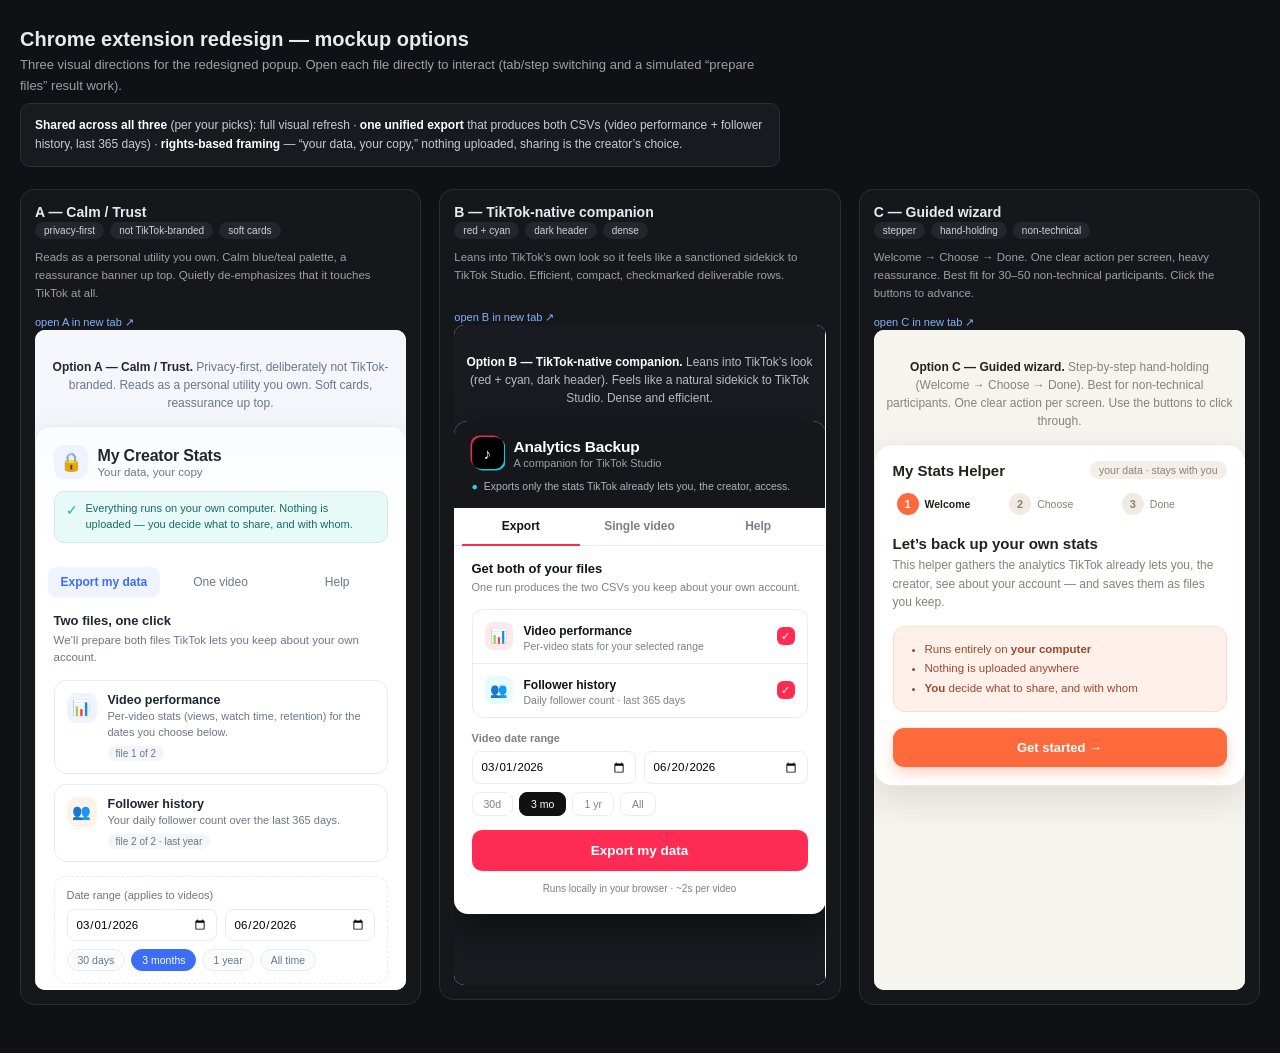
<file: tiktok-analytics-exporter/mockups/index.html>
<!DOCTYPE html>
<html lang="en">
<head>
<meta charset="utf-8" />
<title>Extension redesign — mockup options</title>
<style>
  *{box-sizing:border-box}
  body{margin:0;background:#101114;color:#e8eaee;font-family:-apple-system,BlinkMacSystemFont,"Segoe UI",Roboto,sans-serif;padding:28px 20px 48px}
  h1{font-size:20px;margin:0 0 4px}
  .lede{font-size:13px;color:#9aa0aa;max-width:760px;line-height:1.6;margin:0 0 6px}
  .shared{font-size:12px;color:#c7ccd4;max-width:760px;line-height:1.6;margin:6px 0 22px;
    background:#181a1f;border:1px solid #2a2d34;border-radius:10px;padding:12px 14px}
  .shared b{color:#fff}
  .grid{display:flex;gap:18px;flex-wrap:wrap;align-items:flex-start}
  .col{flex:1;min-width:392px;background:#16171b;border:1px solid #2a2d34;border-radius:14px;padding:14px}
  .col h2{font-size:14px;margin:0 0 2px}
  .col p{font-size:11.5px;color:#9aa0aa;line-height:1.55;margin:0 0 10px;min-height:48px}
  .col .open{font-size:11px;color:#7fb2ff;text-decoration:none}
  iframe{width:100%;height:660px;border:none;border-radius:10px;background:#fff;display:block}
  .tagrow{display:flex;gap:6px;margin:0 0 10px;flex-wrap:wrap}
  .tag{font-size:10px;color:#cdd2da;background:#23262d;border-radius:999px;padding:3px 9px}
</style>
</head>
<body>
  <h1>Chrome extension redesign &mdash; mockup options</h1>
  <p class="lede">Three visual directions for the redesigned popup. Open each file directly to interact (tab/step switching and a simulated &ldquo;prepare files&rdquo; result work).</p>
  <div class="shared">
    <b>Shared across all three</b> (per your picks): full visual refresh &middot; <b>one unified export</b> that produces both CSVs (video performance + follower history, last 365 days) &middot; <b>rights-based framing</b> &mdash; &ldquo;your data, your copy,&rdquo; nothing uploaded, sharing is the creator&rsquo;s choice.
  </div>

  <div class="grid">
    <div class="col">
      <h2>A &mdash; Calm / Trust</h2>
      <div class="tagrow"><span class="tag">privacy-first</span><span class="tag">not TikTok-branded</span><span class="tag">soft cards</span></div>
      <p>Reads as a personal utility you own. Calm blue/teal palette, a reassurance banner up top. Quietly de-emphasizes that it touches TikTok at all.</p>
      <a class="open" href="option-a-calm-trust.html" target="_blank">open A in new tab &#8599;</a>
      <iframe src="option-a-calm-trust.html"></iframe>
    </div>
    <div class="col">
      <h2>B &mdash; TikTok-native companion</h2>
      <div class="tagrow"><span class="tag">red + cyan</span><span class="tag">dark header</span><span class="tag">dense</span></div>
      <p>Leans into TikTok&rsquo;s own look so it feels like a sanctioned sidekick to TikTok Studio. Efficient, compact, checkmarked deliverable rows.</p>
      <a class="open" href="option-b-tiktok-native.html" target="_blank">open B in new tab &#8599;</a>
      <iframe src="option-b-tiktok-native.html"></iframe>
    </div>
    <div class="col">
      <h2>C &mdash; Guided wizard</h2>
      <div class="tagrow"><span class="tag">stepper</span><span class="tag">hand-holding</span><span class="tag">non-technical</span></div>
      <p>Welcome &rarr; Choose &rarr; Done. One clear action per screen, heavy reassurance. Best fit for 30&ndash;50 non-technical participants. Click the buttons to advance.</p>
      <a class="open" href="option-c-guided-wizard.html" target="_blank">open C in new tab &#8599;</a>
      <iframe src="option-c-guided-wizard.html"></iframe>
    </div>
  </div>
</body>
</html>
</file>
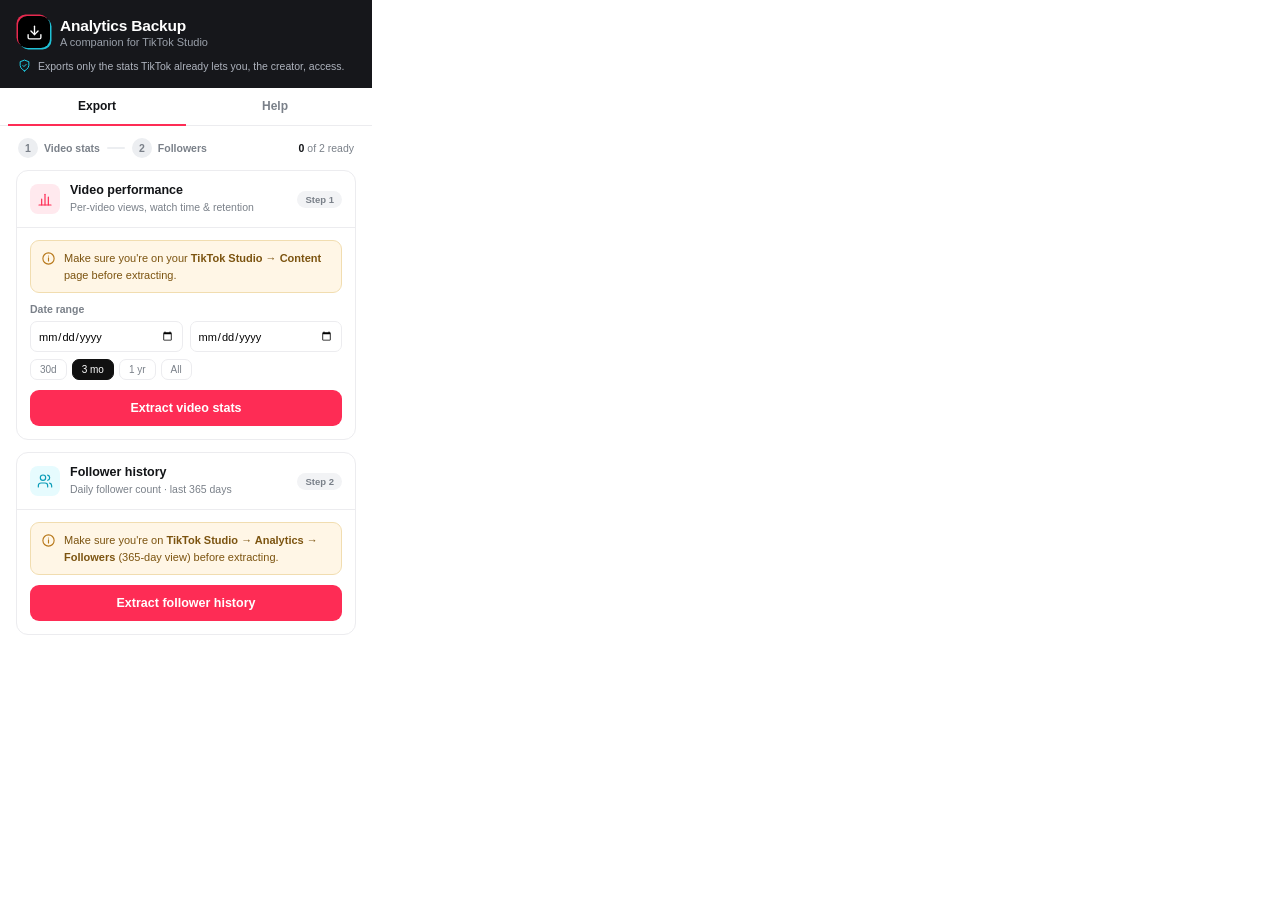
<file: tiktok-analytics-exporter/popup.html>
<!DOCTYPE html>
<html lang="en">
<head>
<meta charset="utf-8" />
<title>Analytics Backup</title>
<link rel="stylesheet" href="popup.css" />
</head>
<body>

<div class="popup">
  <div class="head">
    <div class="brand">
      <div class="logo">
        <svg width="17" height="17" viewBox="0 0 24 24" fill="none" stroke="currentColor" stroke-width="1.9" stroke-linecap="round" stroke-linejoin="round"><path d="M21 15v4a2 2 0 0 1-2 2H5a2 2 0 0 1-2-2v-4"/><polyline points="7 10 12 15 17 10"/><line x1="12" y1="15" x2="12" y2="3"/></svg>
      </div>
      <div>
        <h1>Analytics Backup</h1>
        <p>A companion for TikTok Studio</p>
      </div>
    </div>
    <div class="rights">
      <svg class="sh" width="13" height="13" viewBox="0 0 24 24" fill="none" stroke="currentColor" stroke-width="1.8" stroke-linecap="round" stroke-linejoin="round"><path d="M12 22s8-4 8-10V5l-8-3-8 3v7c0 6 8 10 8 10z"/><polyline points="9 12 11 14 15 10"/></svg>
      Exports only the stats TikTok already lets you, the creator, access.
    </div>
  </div>

  <div class="tabs">
    <button class="tab on" data-tab="export">Export</button>
    <button class="tab" data-tab="help">Help</button>
    <button class="tab hidden" data-tab="debug" id="tab-debug">Debug</button>
  </div>

  <!-- ============ EXPORT PANEL ============ -->
  <div class="panel on" id="p-export">
    <div class="strip">
      <div class="dots">
        <div class="d" id="dot1"><span class="pip">1</span><span class="t">Video stats</span></div>
        <span class="seg"></span>
        <div class="d" id="dot2"><span class="pip">2</span><span class="t">Followers</span></div>
      </div>
      <div class="count"><b id="cnt">0</b> of 2 ready</div>
    </div>

    <div class="body">

      <!-- MODULE 1: VIDEO PERFORMANCE -->
      <div class="mod video" id="mod1">
        <div class="mod-h">
          <div class="em">
            <svg width="16" height="16" viewBox="0 0 24 24" fill="none" stroke="currentColor" stroke-width="1.8" stroke-linecap="round" stroke-linejoin="round"><line x1="3" y1="21" x2="21" y2="21"/><line x1="7" y1="21" x2="7" y2="12"/><line x1="12" y1="21" x2="12" y2="5"/><line x1="17" y1="21" x2="17" y2="9"/></svg>
          </div>
          <div class="tx"><b>Video performance</b><small>Per-video views, watch time &amp; retention</small></div>
          <span class="pill todo" id="pill1">Step 1</span>
        </div>
        <div class="mod-b">
          <div id="m1-ready">
            <div class="guide"><span class="ic"><svg width="15" height="15" viewBox="0 0 24 24" fill="none" stroke="currentColor" stroke-width="1.8" stroke-linecap="round" stroke-linejoin="round"><circle cx="12" cy="12" r="9"/><line x1="12" y1="11" x2="12" y2="16"/><line x1="12" y1="8" x2="12.01" y2="8"/></svg></span><p>Make sure you're on your <b>TikTok Studio → Content</b> page before extracting.</p></div>
            <div class="range">
              <div class="rl">Date range</div>
              <div class="dates">
                <input type="date" id="m1-start" />
                <input type="date" id="m1-end" />
              </div>
              <div class="presets">
                <button data-days="30">30d</button>
                <button data-days="90" class="on">3 mo</button>
                <button data-days="365">1 yr</button>
                <button data-days="">All</button>
              </div>
            </div>
            <button class="btn extract" id="m1-extract">Extract video stats</button>
          </div>
          <div id="m1-run" class="hide">
            <div class="pbar"><i id="bar1"></i></div>
            <div class="pmeta" id="meta1">Starting…</div>
            <button class="btn ghost" id="m1-cancel">Cancel</button>
          </div>
          <div id="m1-done" class="hide">
            <div class="filerow">
              <span class="l"><span class="em2"><svg width="16" height="16" viewBox="0 0 24 24" fill="none" stroke="currentColor" stroke-width="1.8" stroke-linecap="round" stroke-linejoin="round"><path d="M14 2H6a2 2 0 0 0-2 2v16a2 2 0 0 0 2 2h12a2 2 0 0 0 2-2V8z"/><polyline points="14 2 14 8 20 8"/></svg></span><span><b id="m1-file">video_performance.csv</b><small id="m1-summary"></small></span></span>
              <button class="dl" id="m1-save"><svg width="13" height="13" viewBox="0 0 24 24" fill="none" stroke="currentColor" stroke-width="2" stroke-linecap="round" stroke-linejoin="round"><path d="M21 15v4a2 2 0 0 1-2 2H5a2 2 0 0 1-2-2v-4"/><polyline points="7 10 12 15 17 10"/><line x1="12" y1="15" x2="12" y2="3"/></svg> Save</button>
            </div>
            <details><summary>Skipped videos (<span id="m1-skipped-n">0</span>)</summary><ul id="m1-skipped"></ul></details>
          </div>
          <div id="m1-error" class="errbox hide"></div>
        </div>
      </div>

      <!-- MODULE 2: FOLLOWER HISTORY -->
      <div class="mod fol" id="mod2">
        <div class="mod-h">
          <div class="em">
            <svg width="16" height="16" viewBox="0 0 24 24" fill="none" stroke="currentColor" stroke-width="1.8" stroke-linecap="round" stroke-linejoin="round"><path d="M16 21v-2a4 4 0 0 0-4-4H6a4 4 0 0 0-4 4v2"/><circle cx="9" cy="7" r="4"/><path d="M22 21v-2a4 4 0 0 0-3-3.87"/><path d="M16 3.13a4 4 0 0 1 0 7.75"/></svg>
          </div>
          <div class="tx"><b>Follower history</b><small>Daily follower count · last 365 days</small></div>
          <span class="pill todo" id="pill2">Step 2</span>
        </div>
        <div class="mod-b">
          <div id="m2-ready">
            <div class="guide"><span class="ic"><svg width="15" height="15" viewBox="0 0 24 24" fill="none" stroke="currentColor" stroke-width="1.8" stroke-linecap="round" stroke-linejoin="round"><circle cx="12" cy="12" r="9"/><line x1="12" y1="11" x2="12" y2="16"/><line x1="12" y1="8" x2="12.01" y2="8"/></svg></span><p>Make sure you're on <b>TikTok Studio → Analytics → Followers</b> (365-day view) before extracting.</p></div>
            <button class="btn extract" id="m2-extract">Extract follower history</button>
          </div>
          <div id="m2-run" class="hide">
            <div class="pbar"><i id="bar2"></i></div>
            <div class="pmeta" id="meta2">Fetching…</div>
          </div>
          <div id="m2-done" class="hide">
            <div class="filerow">
              <span class="l"><span class="em2"><svg width="16" height="16" viewBox="0 0 24 24" fill="none" stroke="currentColor" stroke-width="1.8" stroke-linecap="round" stroke-linejoin="round"><path d="M14 2H6a2 2 0 0 0-2 2v16a2 2 0 0 0 2 2h12a2 2 0 0 0 2-2V8z"/><polyline points="14 2 14 8 20 8"/></svg></span><span><b id="m2-file">follower_history.csv</b><small id="m2-summary"></small></span></span>
              <button class="dl" id="m2-save"><svg width="13" height="13" viewBox="0 0 24 24" fill="none" stroke="currentColor" stroke-width="2" stroke-linecap="round" stroke-linejoin="round"><path d="M21 15v4a2 2 0 0 1-2 2H5a2 2 0 0 1-2-2v-4"/><polyline points="7 10 12 15 17 10"/><line x1="12" y1="15" x2="12" y2="3"/></svg> Save</button>
            </div>
          </div>
          <div id="m2-error" class="errbox hide"></div>
        </div>
      </div>

      <div class="finish" id="finish">
        <div class="ic"><svg width="26" height="26" viewBox="0 0 24 24" fill="none" stroke="currentColor" stroke-width="1.8" stroke-linecap="round" stroke-linejoin="round"><path d="M22 11.08V12a10 10 0 1 1-5.93-9.14"/><polyline points="22 4 12 14.01 9 11.01"/></svg></div>
        <b>Both files are ready</b>
        <p>Saved on your computer — nothing was uploaded. Send <b>both</b> to your researcher whenever you choose.</p>
      </div>
    </div>
  </div>

  <!-- ============ HELP PANEL ============ -->
  <div class="panel" id="p-help">
    <div class="body help">

      <details class="acc" open>
        <summary>
          <span class="si"><svg width="15" height="15" viewBox="0 0 24 24" fill="none" stroke="currentColor" stroke-width="1.8" stroke-linecap="round" stroke-linejoin="round"><circle cx="12" cy="12" r="9"/><line x1="12" y1="11" x2="12" y2="16"/><line x1="12" y1="8" x2="12.01" y2="8"/></svg></span>
          <span class="st">About this extension</span>
          <span class="chev"><svg width="14" height="14" viewBox="0 0 24 24" fill="none" stroke="currentColor" stroke-width="2" stroke-linecap="round" stroke-linejoin="round"><polyline points="9 18 15 12 9 6"/></svg></span>
        </summary>
        <div class="ac-body">
          <p>This tool helps Filipino creators in our thesis study keep a copy of <b>their own</b> TikTok Studio analytics as CSV files. It reads the same numbers you can already see in TikTok Studio and saves them locally — nothing more.</p>
          <p>It produces two files: <b>video performance</b> and <b>follower history</b>.</p>
        </div>
      </details>

      <details class="acc">
        <summary>
          <span class="si"><svg width="15" height="15" viewBox="0 0 24 24" fill="none" stroke="currentColor" stroke-width="1.8" stroke-linecap="round" stroke-linejoin="round"><path d="M12 22s8-4 8-10V5l-8-3-8 3v7c0 6 8 10 8 10z"/><polyline points="9 12 11 14 15 10"/></svg></span>
          <span class="st">Your data &amp; privacy</span>
          <span class="chev"><svg width="14" height="14" viewBox="0 0 24 24" fill="none" stroke="currentColor" stroke-width="2" stroke-linecap="round" stroke-linejoin="round"><polyline points="9 18 15 12 9 6"/></svg></span>
        </summary>
        <div class="ac-body">
          <p><b>Runs entirely on your computer.</b> The files are saved to your Downloads folder. The extension never sends your data to us or anyone else.</p>
          <p><b>You choose what to share.</b> Only the files you decide to send your researcher ever leave your device.</p>
        </div>
      </details>

      <details class="acc">
        <summary>
          <span class="si"><svg width="15" height="15" viewBox="0 0 24 24" fill="none" stroke="currentColor" stroke-width="1.8" stroke-linecap="round" stroke-linejoin="round"><path d="M14 2H6a2 2 0 0 0-2 2v16a2 2 0 0 0 2 2h12a2 2 0 0 0 2-2V8z"/><polyline points="14 2 14 8 20 8"/><line x1="9" y1="15" x2="15" y2="15"/></svg></span>
          <span class="st">Consent &amp; withdrawal</span>
          <span class="chev"><svg width="14" height="14" viewBox="0 0 24 24" fill="none" stroke="currentColor" stroke-width="2" stroke-linecap="round" stroke-linejoin="round"><polyline points="9 18 15 12 9 6"/></svg></span>
        </summary>
        <div class="ac-body">
          <p>You agreed to take part in this study by signing the informed consent form. Using this tool is voluntary.</p>
          <p>You may <b>withdraw at any time</b> and ask that your shared files be deleted — no reason needed.</p>
          <a class="lnk" href="#">View consent form [TBD: consent form path/URL]</a>
        </div>
      </details>

      <details class="acc">
        <summary>
          <span class="si"><svg width="15" height="15" viewBox="0 0 24 24" fill="none" stroke="currentColor" stroke-width="1.8" stroke-linecap="round" stroke-linejoin="round"><path d="M12 22s8-4 8-10V5l-8-3-8 3v7c0 6 8 10 8 10z"/></svg></span>
          <span class="st">Ethics &amp; approval</span>
          <span class="chev"><svg width="14" height="14" viewBox="0 0 24 24" fill="none" stroke="currentColor" stroke-width="2" stroke-linecap="round" stroke-linejoin="round"><polyline points="9 18 15 12 9 6"/></svg></span>
        </summary>
        <div class="ac-body">
          <p>This study was reviewed and approved by <b>[TBD: REC name]</b>. Your data is used only for academic research and is <b>anonymized</b> before analysis.</p>
          <p class="kv">Ethics reference: <b>[TBD: REC ref]</b></p>
          <p class="kv">Ethics contact: <b>[TBD: ethics email]</b></p>
        </div>
      </details>

      <details class="acc">
        <summary>
          <span class="si"><svg width="15" height="15" viewBox="0 0 24 24" fill="none" stroke="currentColor" stroke-width="1.8" stroke-linecap="round" stroke-linejoin="round"><rect x="2" y="4" width="20" height="16" rx="2"/><path d="M22 6l-10 7L2 6"/></svg></span>
          <span class="st">Questions or help</span>
          <span class="chev"><svg width="14" height="14" viewBox="0 0 24 24" fill="none" stroke="currentColor" stroke-width="2" stroke-linecap="round" stroke-linejoin="round"><polyline points="9 18 15 12 9 6"/></svg></span>
        </summary>
        <div class="ac-body">
          <p>Reach the research team anytime:</p>
          <p class="kv">Researcher: <b>[TBD: researcher name]</b></p>
          <a class="lnk cyan" href="#">[TBD: researcher email]</a>
        </div>
      </details>

      <div class="help-foot"><span id="ver-foot">v0.2.0</span> · creator-side backup tool · for thesis research use</div>
    </div>
  </div>

  <!-- ============ DEBUG PANEL (hidden) ============ -->
  <div class="panel" id="p-debug">
    <div class="body">
      <div class="debug-meta">
        <span>video_list: <strong id="dbg-vl">0</strong></span>
        <span>insight: <strong id="dbg-ins">0</strong></span>
        <span>profile: <strong id="dbg-prof">0</strong></span>
      </div>
      <div class="debug-actions">
        <input id="dbg-filter" type="text" placeholder="filter URLs (e.g. follower, insight)" />
        <button id="dbg-copy" class="ghost">Copy all</button>
        <button id="dbg-clear" class="ghost">Reset state</button>
      </div>
      <ul id="dbg-urls"></ul>
      <details id="dbg-sample-wrap" class="hide">
        <summary>Last unparsed video-list payload shape</summary>
        <pre id="dbg-sample"></pre>
      </details>
    </div>
  </div>

</div>

<script src="popup.js"></script>
</body>
</html>
</file>
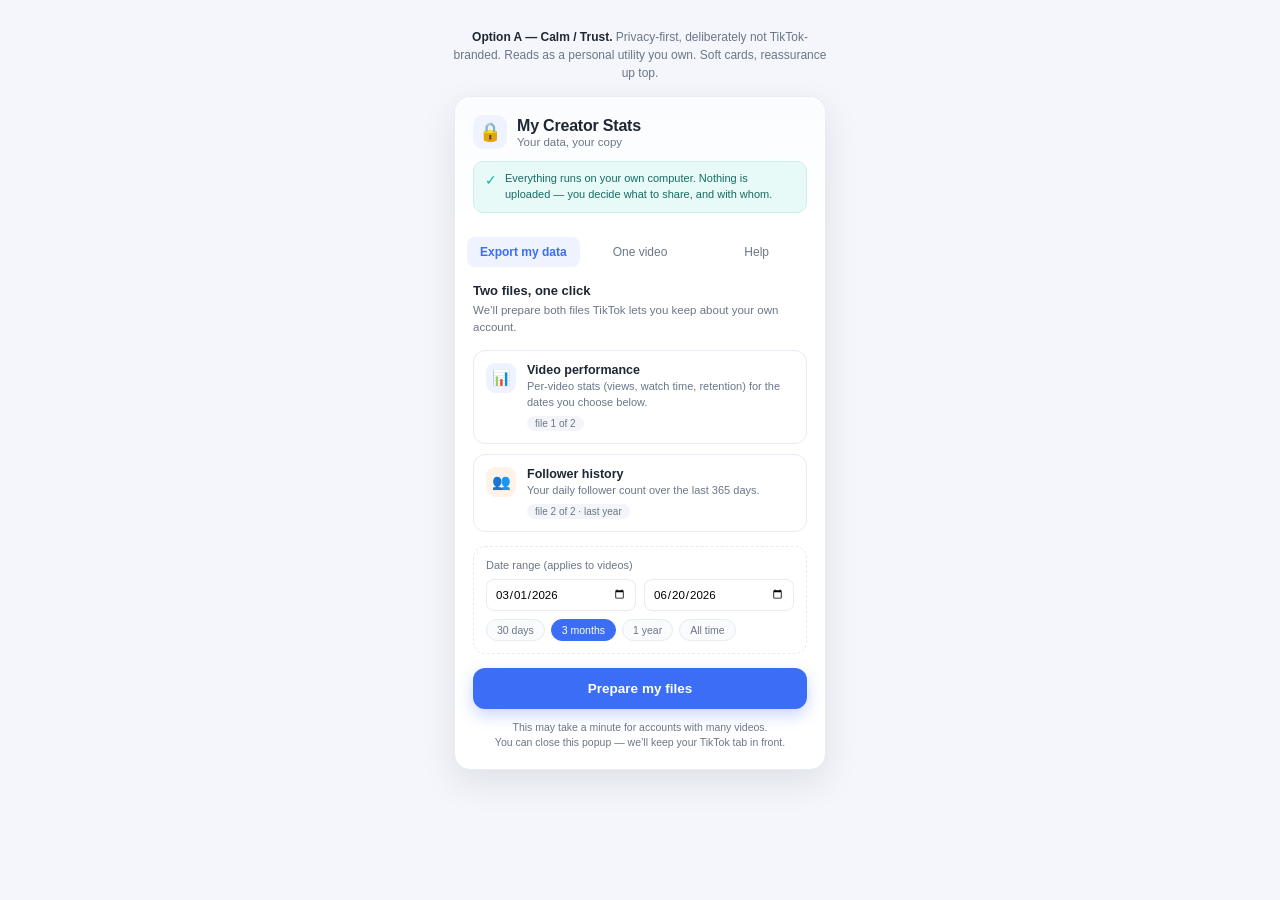
<file: tiktok-analytics-exporter/mockups/option-a-calm-trust.html>
<!DOCTYPE html>
<html lang="en">
<head>
<meta charset="utf-8" />
<title>Mockup A — Calm / Trust</title>
<style>
  :root{
    --bg:#f4f6fb; --card:#ffffff; --ink:#1f2733; --muted:#6b7787;
    --line:#e7ebf2; --accent:#3b6ef5; --accent-soft:#eef3ff;
    --teal:#0fb5a6; --teal-soft:#e8faf7; --ok:#15924a;
  }
  *{box-sizing:border-box}
  body{margin:0;background:var(--bg);font-family:-apple-system,BlinkMacSystemFont,"Segoe UI",Roboto,sans-serif;
    color:var(--ink);display:flex;flex-direction:column;align-items:center;padding:28px 12px;gap:14px}
  .frame-label{font-size:12px;color:var(--muted);max-width:380px;text-align:center;line-height:1.5}
  .frame-label b{color:var(--ink)}
  .popup{width:372px;background:var(--card);border:1px solid var(--line);border-radius:16px;
    overflow:hidden;box-shadow:0 12px 34px rgba(31,39,51,.10)}
  /* header */
  .head{padding:18px 18px 14px;background:linear-gradient(180deg,#fbfcff,#ffffff)}
  .brand{display:flex;align-items:center;gap:10px}
  .logo{width:34px;height:34px;border-radius:10px;background:var(--accent-soft);
    display:grid;place-items:center;color:var(--accent);font-size:18px}
  .brand h1{margin:0;font-size:16px;font-weight:700;letter-spacing:-.2px}
  .brand p{margin:1px 0 0;font-size:11.5px;color:var(--muted)}
  .trust{margin:12px 0 0;display:flex;gap:8px;align-items:flex-start;background:var(--teal-soft);
    border:1px solid #cdeee9;border-radius:10px;padding:9px 11px}
  .trust .ic{color:var(--teal);font-size:14px;line-height:1.3}
  .trust p{margin:0;font-size:11px;color:#176b63;line-height:1.45}
  /* tabs */
  .tabs{display:flex;gap:4px;padding:10px 12px 0}
  .tab{flex:1;border:none;background:transparent;font:inherit;font-size:12px;color:var(--muted);
    padding:8px 4px;border-radius:8px;cursor:pointer}
  .tab.on{background:var(--accent-soft);color:var(--accent);font-weight:600}
  /* body */
  .body{padding:14px 18px 18px}
  .lead{font-size:13px;font-weight:600;margin:2px 0 4px}
  .sub{font-size:11.5px;color:var(--muted);margin:0 0 14px;line-height:1.5}
  .cards{display:flex;flex-direction:column;gap:10px;margin-bottom:14px}
  .dcard{display:flex;gap:11px;align-items:flex-start;border:1px solid var(--line);
    border-radius:12px;padding:12px}
  .dcard .em{width:30px;height:30px;border-radius:9px;display:grid;place-items:center;font-size:15px;flex:none}
  .dcard.vids .em{background:#eef3ff;color:var(--accent)}
  .dcard.fol .em{background:#fff2e8;color:#d97a2b}
  .dcard h3{margin:0;font-size:12.5px;font-weight:650}
  .dcard p{margin:2px 0 0;font-size:11px;color:var(--muted);line-height:1.45}
  .dcard .tag{font-size:10px;color:var(--muted);margin-top:5px;display:inline-block;
    background:#f3f5f9;border-radius:999px;padding:2px 8px}
  /* range */
  .range{border:1px dashed var(--line);border-radius:12px;padding:12px;margin-bottom:14px}
  .range .rl{font-size:11px;color:var(--muted);margin-bottom:8px;display:flex;justify-content:space-between}
  .dates{display:flex;gap:8px;margin-bottom:8px}
  .dates input{flex:1;font:inherit;font-size:11.5px;padding:7px 8px;border:1px solid var(--line);border-radius:8px}
  .presets{display:flex;gap:6px;flex-wrap:wrap}
  .presets button{font:inherit;font-size:10.5px;padding:4px 10px;border:1px solid var(--line);
    background:#fafbfd;border-radius:999px;color:var(--muted);cursor:pointer}
  .presets button.on{background:var(--accent);border-color:var(--accent);color:#fff}
  /* cta */
  .cta{width:100%;border:none;background:var(--accent);color:#fff;font:inherit;font-weight:700;
    font-size:13.5px;padding:13px;border-radius:12px;cursor:pointer;box-shadow:0 6px 16px rgba(59,110,245,.28)}
  .cta:hover{background:#2f5fe0}
  .foot{font-size:10.5px;color:var(--muted);text-align:center;margin-top:11px;line-height:1.5}
  /* result state */
  .result{display:none}
  .result.show{display:block}
  .form.hide{display:none}
  .done{display:flex;gap:9px;align-items:center;background:#edf9f1;border:1px solid #c6ecd3;
    border-radius:10px;padding:10px 12px;margin-bottom:12px}
  .done .ic{color:var(--ok);font-size:16px}
  .done p{margin:0;font-size:11.5px;color:#176336;line-height:1.4}
  .dl{display:flex;flex-direction:column;gap:9px;margin-bottom:12px}
  .dlbtn{display:flex;align-items:center;justify-content:space-between;border:1px solid var(--line);
    background:#fff;border-radius:11px;padding:11px 13px;cursor:pointer;font:inherit}
  .dlbtn:hover{border-color:var(--accent);background:var(--accent-soft)}
  .dlbtn .l{display:flex;align-items:center;gap:9px}
  .dlbtn .l .em{font-size:14px}
  .dlbtn b{font-size:12px;font-weight:600}
  .dlbtn small{display:block;color:var(--muted);font-size:10px;font-weight:400}
  .dlbtn .arr{color:var(--accent);font-size:13px}
  .note{font-size:11px;color:var(--muted);text-align:center;line-height:1.5}
</style>
</head>
<body>
  <div class="frame-label"><b>Option A — Calm / Trust.</b> Privacy-first, deliberately not TikTok-branded. Reads as a personal utility you own. Soft cards, reassurance up top.</div>

  <div class="popup">
    <div class="head">
      <div class="brand">
        <div class="logo">&#128274;</div>
        <div>
          <h1>My Creator Stats</h1>
          <p>Your data, your copy</p>
        </div>
      </div>
      <div class="trust">
        <span class="ic">&#10003;</span>
        <p>Everything runs on your own computer. Nothing is uploaded &mdash; you decide what to share, and with whom.</p>
      </div>
    </div>

    <div class="tabs">
      <button class="tab on">Export my data</button>
      <button class="tab">One video</button>
      <button class="tab">Help</button>
    </div>

    <div class="body">
      <div class="form" id="formA">
        <div class="lead">Two files, one click</div>
        <p class="sub">We&rsquo;ll prepare both files TikTok lets you keep about your own account.</p>

        <div class="cards">
          <div class="dcard vids">
            <div class="em">&#128202;</div>
            <div>
              <h3>Video performance</h3>
              <p>Per-video stats (views, watch time, retention) for the dates you choose below.</p>
              <span class="tag">file 1 of 2</span>
            </div>
          </div>
          <div class="dcard fol">
            <div class="em">&#128101;</div>
            <div>
              <h3>Follower history</h3>
              <p>Your daily follower count over the last 365 days.</p>
              <span class="tag">file 2 of 2 &middot; last year</span>
            </div>
          </div>
        </div>

        <div class="range">
          <div class="rl"><span>Date range <em style="font-style:normal">(applies to videos)</em></span></div>
          <div class="dates">
            <input type="date" value="2026-03-01" />
            <input type="date" value="2026-06-20" />
          </div>
          <div class="presets">
            <button>30 days</button>
            <button class="on">3 months</button>
            <button>1 year</button>
            <button>All time</button>
          </div>
        </div>

        <button class="cta" onclick="document.getElementById('formA').classList.add('hide');document.getElementById('resA').classList.add('show')">Prepare my files</button>
        <div class="foot">This may take a minute for accounts with many videos.<br/>You can close this popup &mdash; we&rsquo;ll keep your TikTok tab in front.</div>
      </div>

      <div class="result" id="resA">
        <div class="done">
          <span class="ic">&#10003;</span>
          <p><b>Done.</b> Both files are ready and saved only on this computer.</p>
        </div>
        <div class="dl">
          <button class="dlbtn"><span class="l"><span class="em">&#128202;</span><span><b>video_performance.csv</b><small>47 videos &middot; Mar 1 &ndash; Jun 20</small></span></span><span class="arr">&#8595;</span></button>
          <button class="dlbtn"><span class="l"><span class="em">&#128101;</span><span><b>follower_history.csv</b><small>365 days</small></span></span><span class="arr">&#8595;</span></button>
        </div>
        <div class="note">When you&rsquo;re ready, send both files to your researcher.<br/>It&rsquo;s entirely your choice.</div>
      </div>
    </div>
  </div>
</body>
</html>
</file>
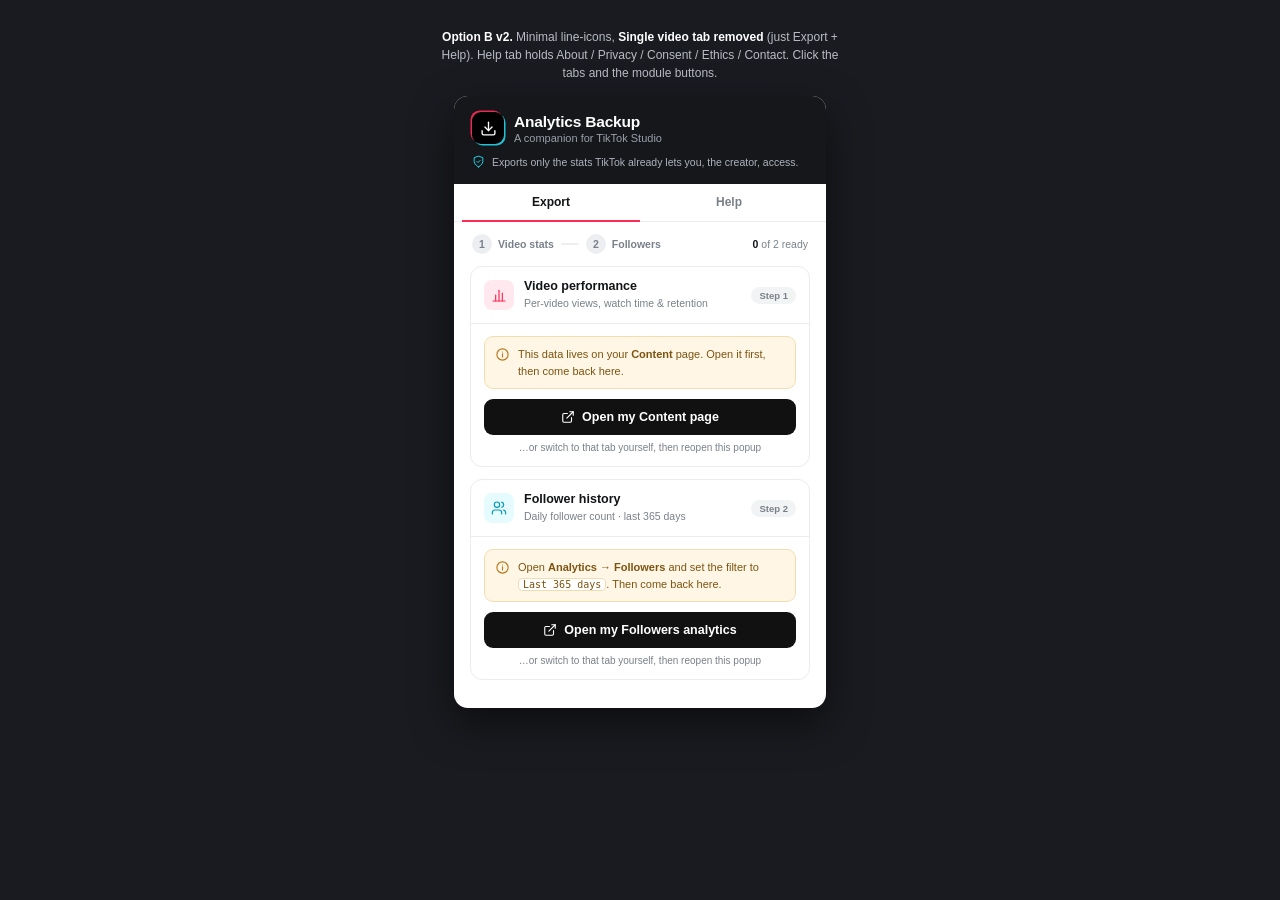
<file: tiktok-analytics-exporter/mockups/option-b-modular-v2.html>
<!DOCTYPE html>
<html lang="en">
<head>
<meta charset="utf-8" />
<title>Mockup B v2 — icons, no Single tab, Help tab</title>
<style>
  :root{
    --card:#ffffff; --ink:#121417; --muted:#7a8089; --line:#ececef; --line2:#f3f4f6;
    --red:#fe2c55; --cyan:#20d5ec; --dark:#16171b; --ok:#10a554; --ok-soft:#e8f8ef;
    --amber:#b8791b; --amber-soft:#fff6e6; --amber-line:#f1ddb0;
  }
  *{box-sizing:border-box}
  body{margin:0;background:#1a1b20;font-family:-apple-system,BlinkMacSystemFont,"Segoe UI",Roboto,sans-serif;
    color:var(--ink);display:flex;flex-direction:column;align-items:center;padding:28px 12px;gap:14px}
  .frame-label{font-size:12px;color:#b9bcc4;max-width:400px;text-align:center;line-height:1.5}
  .frame-label b{color:#fff}
  .popup{width:372px;background:var(--card);border-radius:14px;overflow:hidden;box-shadow:0 16px 40px rgba(0,0,0,.5)}
  svg{display:block}
  /* header */
  .head{background:var(--dark);padding:16px 18px}
  .brand{display:flex;align-items:center;gap:10px}
  .logo{width:32px;height:32px;border-radius:9px;position:relative;background:#000;display:grid;place-items:center;color:#fff}
  .logo:after{content:"";position:absolute;inset:0;border-radius:9px;box-shadow:1.5px 1.5px 0 var(--cyan),-1.5px -1.5px 0 var(--red);opacity:.9}
  .brand h1{margin:0;font-size:15.5px;font-weight:700;color:#fff;letter-spacing:-.2px}
  .brand p{margin:1px 0 0;font-size:11px;color:#9aa0aa}
  .rights{margin:11px 0 0;font-size:10.5px;color:#aeb3bd;display:flex;gap:7px;align-items:center}
  .rights .sh{color:var(--cyan);flex:none}
  /* tabs */
  .tabs{display:flex;background:#fff;border-bottom:1px solid var(--line);padding:0 8px}
  .tab{flex:1;border:none;background:transparent;font:inherit;font-size:12px;color:var(--muted);
    padding:11px 4px;cursor:pointer;border-bottom:2px solid transparent;margin-bottom:-1px;font-weight:600}
  .tab.on{color:var(--ink);border-bottom-color:var(--red)}
  .panel{display:none}.panel.on{display:block}
  /* progress strip */
  .strip{display:flex;align-items:center;justify-content:space-between;padding:12px 18px 4px}
  .strip .dots{display:flex;align-items:center;gap:7px}
  .strip .d{display:flex;align-items:center;gap:6px}
  .strip .pip{width:20px;height:20px;border-radius:50%;background:#eceef1;color:var(--muted);
    display:grid;place-items:center;font-size:10.5px;font-weight:700}
  .strip .d.done .pip{background:var(--ok);color:#fff}
  .strip .d .t{font-size:10.5px;color:var(--muted);font-weight:600}
  .strip .d.done .t{color:var(--ink)}
  .strip .seg{width:18px;height:2px;background:#eceef1;border-radius:2px}
  .strip .count{font-size:10.5px;color:var(--muted)}
  .strip .count b{color:var(--ink)}
  .body{padding:8px 16px 16px}
  /* module card */
  .mod{border:1px solid var(--line);border-radius:12px;margin-bottom:12px;overflow:hidden}
  .mod-h{display:flex;align-items:center;gap:10px;padding:12px 13px}
  .mod-h .em{width:30px;height:30px;border-radius:8px;display:grid;place-items:center;flex:none}
  .mod.video .em{background:#ffe9ee;color:var(--red)}
  .mod.fol .em{background:#e6fbfe;color:#0a9cb8}
  .mod-h .tx{flex:1}
  .mod-h b{font-size:12.5px;font-weight:650;display:block}
  .mod-h small{font-size:10.5px;color:var(--muted)}
  .pill{font-size:9.5px;font-weight:700;padding:3px 8px;border-radius:999px;white-space:nowrap;display:flex;align-items:center;gap:3px}
  .pill.todo{background:#f2f3f5;color:var(--muted)}
  .pill.ready{background:#e6fbfe;color:#0a8aa3}
  .pill.done{background:var(--ok-soft);color:var(--ok)}
  .mod-b{padding:0 13px 13px;border-top:1px solid var(--line)}
  .guide{display:flex;gap:8px;align-items:flex-start;background:var(--amber-soft);border:1px solid var(--amber-line);
    border-radius:9px;padding:9px 10px;margin:12px 0 10px}
  .guide .ic{color:var(--amber);flex:none;margin-top:1px}
  .guide p{margin:0;font-size:11px;color:#7c5410;line-height:1.5}
  .guide code{background:#fff;border:1px solid var(--amber-line);border-radius:4px;padding:0 4px;font-size:10px}
  .onpage{display:flex;gap:7px;align-items:center;background:var(--ok-soft);border:1px solid #c2ebd3;
    border-radius:9px;padding:8px 10px;margin:12px 0 10px;font-size:11px;color:#106b3a}
  .onpage .ic{color:var(--ok);flex:none}
  .btn{width:100%;border:none;font:inherit;font-weight:700;font-size:12.5px;padding:11px;border-radius:9px;cursor:pointer;
    display:flex;align-items:center;justify-content:center;gap:7px}
  .btn.open{background:#111;color:#fff}
  .btn.open:hover{background:#000}
  .btn.extract{background:var(--red);color:#fff}
  .btn.extract:hover{background:#e0254a}
  .hintline{font-size:10px;color:var(--muted);text-align:center;margin-top:7px}
  .range{margin:0 0 10px}
  .rl{font-size:10.5px;color:var(--muted);margin-bottom:6px;font-weight:600}
  .dates{display:flex;gap:7px;margin-bottom:7px}
  .dates input{flex:1;font:inherit;font-size:11px;padding:7px;border:1px solid var(--line);border-radius:7px}
  .presets{display:flex;gap:5px;flex-wrap:wrap}
  .presets button{font:inherit;font-size:10px;padding:4px 9px;border:1px solid var(--line);background:#fff;border-radius:7px;color:var(--muted);cursor:pointer}
  .presets button.on{background:#111;border-color:#111;color:#fff}
  .pbar{height:6px;background:#f0f1f3;border-radius:3px;overflow:hidden;margin:10px 0 6px}
  .pbar > i{display:block;height:100%;width:0;background:var(--red);transition:width .25s}
  .pmeta{font-size:10.5px;color:var(--muted);text-align:center}
  .filerow{display:flex;align-items:center;justify-content:space-between;border:1px solid #c2ebd3;
    background:var(--ok-soft);border-radius:9px;padding:10px 12px;margin-top:11px}
  .filerow .l{display:flex;align-items:center;gap:9px}
  .filerow .em2{color:var(--ok);flex:none}
  .filerow b{font-size:11.5px}
  .filerow small{display:block;font-size:10px;color:#3f8c5f}
  .filerow .dl{font-size:11px;color:var(--ok);font-weight:700;cursor:pointer;background:none;border:none;display:flex;align-items:center;gap:4px}
  .finish{display:none;background:var(--dark);border-radius:12px;padding:15px 14px;color:#fff;text-align:center}
  .finish.show{display:block}
  .finish .ic{color:var(--cyan);margin:0 auto 6px}
  .finish b{font-size:13px;display:block;margin:0 0 3px}
  .finish p{margin:0;font-size:11px;color:#b9bcc4;line-height:1.5}
  .hide{display:none !important}
  /* ===== HELP TAB ===== */
  .help{padding:6px 0 2px}
  .acc{border:1px solid var(--line);border-radius:11px;margin-bottom:9px;overflow:hidden}
  .acc summary{list-style:none;cursor:pointer;display:flex;align-items:center;gap:10px;padding:12px 13px}
  .acc summary::-webkit-details-marker{display:none}
  .acc .si{width:28px;height:28px;border-radius:8px;background:var(--line2);display:grid;place-items:center;color:#4b515a;flex:none}
  .acc .st{flex:1;font-size:12.5px;font-weight:650}
  .acc .chev{color:var(--muted);transition:transform .18s}
  .acc[open] .chev{transform:rotate(90deg)}
  .acc .ac-body{padding:0 13px 13px 51px}
  .acc .ac-body p{margin:0 0 8px;font-size:11.5px;color:#4d535b;line-height:1.6}
  .acc .ac-body p:last-child{margin-bottom:0}
  .acc .ac-body b{color:var(--ink)}
  .lnk{display:inline-flex;align-items:center;gap:5px;font-size:11.5px;font-weight:650;color:var(--red);
    text-decoration:none;margin-top:2px}
  .lnk.cyan{color:#0a9cb8}
  .kv{font-size:11px;color:#4d535b;margin:2px 0}
  .kv b{color:var(--ink)}
  .help-foot{text-align:center;font-size:10px;color:var(--muted);margin-top:6px}
</style>
</head>
<body>
  <div class="frame-label"><b>Option B v2.</b> Minimal line-icons, <b>Single video tab removed</b> (just Export + Help). Help tab holds About / Privacy / Consent / Ethics / Contact. Click the tabs and the module buttons.</div>

  <div class="popup">
    <div class="head">
      <div class="brand">
        <div class="logo">
          <svg width="17" height="17" viewBox="0 0 24 24" fill="none" stroke="currentColor" stroke-width="1.9" stroke-linecap="round" stroke-linejoin="round"><path d="M21 15v4a2 2 0 0 1-2 2H5a2 2 0 0 1-2-2v-4"/><polyline points="7 10 12 15 17 10"/><line x1="12" y1="15" x2="12" y2="3"/></svg>
        </div>
        <div>
          <h1>Analytics Backup</h1>
          <p>A companion for TikTok Studio</p>
        </div>
      </div>
      <div class="rights">
        <svg class="sh" width="13" height="13" viewBox="0 0 24 24" fill="none" stroke="currentColor" stroke-width="1.8" stroke-linecap="round" stroke-linejoin="round"><path d="M12 22s8-4 8-10V5l-8-3-8 3v7c0 6 8 10 8 10z"/><polyline points="9 12 11 14 15 10"/></svg>
        Exports only the stats TikTok already lets you, the creator, access.
      </div>
    </div>

    <div class="tabs">
      <button class="tab on" onclick="tab('export',this)">Export</button>
      <button class="tab" onclick="tab('help',this)">Help</button>
    </div>

    <!-- ============ EXPORT PANEL ============ -->
    <div class="panel on" id="p-export">
      <div class="strip">
        <div class="dots">
          <div class="d" id="dot1"><span class="pip">1</span><span class="t">Video stats</span></div>
          <span class="seg"></span>
          <div class="d" id="dot2"><span class="pip">2</span><span class="t">Followers</span></div>
        </div>
        <div class="count"><b id="cnt">0</b> of 2 ready</div>
      </div>

      <div class="body">
        <!-- MODULE 1 -->
        <div class="mod video" id="mod1">
          <div class="mod-h">
            <div class="em">
              <svg width="16" height="16" viewBox="0 0 24 24" fill="none" stroke="currentColor" stroke-width="1.8" stroke-linecap="round" stroke-linejoin="round"><line x1="3" y1="21" x2="21" y2="21"/><line x1="7" y1="21" x2="7" y2="12"/><line x1="12" y1="21" x2="12" y2="5"/><line x1="17" y1="21" x2="17" y2="9"/></svg>
            </div>
            <div class="tx"><b>Video performance</b><small>Per-video views, watch time &amp; retention</small></div>
            <span class="pill todo" id="pill1">Step 1</span>
          </div>
          <div class="mod-b">
            <div id="m1-idle">
              <div class="guide">
                <span class="ic"><svg width="15" height="15" viewBox="0 0 24 24" fill="none" stroke="currentColor" stroke-width="1.8" stroke-linecap="round" stroke-linejoin="round"><circle cx="12" cy="12" r="9"/><line x1="12" y1="11" x2="12" y2="16"/><line x1="12" y1="8" x2="12.01" y2="8"/></svg></span>
                <p>This data lives on your <b>Content</b> page. Open it first, then come back here.</p>
              </div>
              <button class="btn open" onclick="ready(1)">
                <svg width="14" height="14" viewBox="0 0 24 24" fill="none" stroke="currentColor" stroke-width="1.9" stroke-linecap="round" stroke-linejoin="round"><path d="M18 13v6a2 2 0 0 1-2 2H5a2 2 0 0 1-2-2V8a2 2 0 0 1 2-2h6"/><polyline points="15 3 21 3 21 9"/><line x1="10" y1="14" x2="21" y2="3"/></svg>
                Open my Content page
              </button>
              <div class="hintline">&hellip;or switch to that tab yourself, then reopen this popup</div>
            </div>
            <div id="m1-ready" class="hide">
              <div class="onpage"><span class="ic"><svg width="14" height="14" viewBox="0 0 24 24" fill="none" stroke="currentColor" stroke-width="2.2" stroke-linecap="round" stroke-linejoin="round"><polyline points="20 6 9 17 4 12"/></svg></span> You&rsquo;re on the Content page &mdash; ready to extract.</div>
              <div class="range">
                <div class="rl">Date range</div>
                <div class="dates">
                  <input type="date" value="2026-03-01" />
                  <input type="date" value="2026-06-20" />
                </div>
                <div class="presets"><button>30d</button><button class="on">3 mo</button><button>1 yr</button><button>All</button></div>
              </div>
              <button class="btn extract" onclick="extract(1)">Extract video stats</button>
            </div>
            <div id="m1-run" class="hide">
              <div class="pbar"><i id="bar1"></i></div>
              <div class="pmeta" id="meta1">Reading video 18 of 47&hellip;</div>
            </div>
            <div id="m1-done" class="hide">
              <div class="filerow">
                <span class="l"><span class="em2"><svg width="16" height="16" viewBox="0 0 24 24" fill="none" stroke="currentColor" stroke-width="1.8" stroke-linecap="round" stroke-linejoin="round"><path d="M14 2H6a2 2 0 0 0-2 2v16a2 2 0 0 0 2 2h12a2 2 0 0 0 2-2V8z"/><polyline points="14 2 14 8 20 8"/></svg></span><span><b>video_performance.csv</b><small>47 videos &middot; Mar 1 &ndash; Jun 20</small></span></span>
                <button class="dl"><svg width="13" height="13" viewBox="0 0 24 24" fill="none" stroke="currentColor" stroke-width="2" stroke-linecap="round" stroke-linejoin="round"><path d="M21 15v4a2 2 0 0 1-2 2H5a2 2 0 0 1-2-2v-4"/><polyline points="7 10 12 15 17 10"/><line x1="12" y1="15" x2="12" y2="3"/></svg> Save</button>
              </div>
            </div>
          </div>
        </div>

        <!-- MODULE 2 -->
        <div class="mod fol" id="mod2">
          <div class="mod-h">
            <div class="em">
              <svg width="16" height="16" viewBox="0 0 24 24" fill="none" stroke="currentColor" stroke-width="1.8" stroke-linecap="round" stroke-linejoin="round"><path d="M16 21v-2a4 4 0 0 0-4-4H6a4 4 0 0 0-4 4v2"/><circle cx="9" cy="7" r="4"/><path d="M22 21v-2a4 4 0 0 0-3-3.87"/><path d="M16 3.13a4 4 0 0 1 0 7.75"/></svg>
            </div>
            <div class="tx"><b>Follower history</b><small>Daily follower count &middot; last 365 days</small></div>
            <span class="pill todo" id="pill2">Step 2</span>
          </div>
          <div class="mod-b">
            <div id="m2-idle">
              <div class="guide">
                <span class="ic"><svg width="15" height="15" viewBox="0 0 24 24" fill="none" stroke="currentColor" stroke-width="1.8" stroke-linecap="round" stroke-linejoin="round"><circle cx="12" cy="12" r="9"/><line x1="12" y1="11" x2="12" y2="16"/><line x1="12" y1="8" x2="12.01" y2="8"/></svg></span>
                <p>Open <b>Analytics &rarr; Followers</b> and set the filter to <code>Last 365 days</code>. Then come back here.</p>
              </div>
              <button class="btn open" onclick="ready(2)">
                <svg width="14" height="14" viewBox="0 0 24 24" fill="none" stroke="currentColor" stroke-width="1.9" stroke-linecap="round" stroke-linejoin="round"><path d="M18 13v6a2 2 0 0 1-2 2H5a2 2 0 0 1-2-2V8a2 2 0 0 1 2-2h6"/><polyline points="15 3 21 3 21 9"/><line x1="10" y1="14" x2="21" y2="3"/></svg>
                Open my Followers analytics
              </button>
              <div class="hintline">&hellip;or switch to that tab yourself, then reopen this popup</div>
            </div>
            <div id="m2-ready" class="hide">
              <div class="onpage"><span class="ic"><svg width="14" height="14" viewBox="0 0 24 24" fill="none" stroke="currentColor" stroke-width="2.2" stroke-linecap="round" stroke-linejoin="round"><polyline points="20 6 9 17 4 12"/></svg></span> You&rsquo;re on the Followers page (365-day view) &mdash; ready to extract.</div>
              <button class="btn extract" onclick="extract(2)">Extract follower history</button>
            </div>
            <div id="m2-run" class="hide">
              <div class="pbar"><i id="bar2"></i></div>
              <div class="pmeta" id="meta2">Reading daily follower counts&hellip;</div>
            </div>
            <div id="m2-done" class="hide">
              <div class="filerow">
                <span class="l"><span class="em2"><svg width="16" height="16" viewBox="0 0 24 24" fill="none" stroke="currentColor" stroke-width="1.8" stroke-linecap="round" stroke-linejoin="round"><path d="M14 2H6a2 2 0 0 0-2 2v16a2 2 0 0 0 2 2h12a2 2 0 0 0 2-2V8z"/><polyline points="14 2 14 8 20 8"/></svg></span><span><b>follower_history.csv</b><small>365 days</small></span></span>
                <button class="dl"><svg width="13" height="13" viewBox="0 0 24 24" fill="none" stroke="currentColor" stroke-width="2" stroke-linecap="round" stroke-linejoin="round"><path d="M21 15v4a2 2 0 0 1-2 2H5a2 2 0 0 1-2-2v-4"/><polyline points="7 10 12 15 17 10"/><line x1="12" y1="15" x2="12" y2="3"/></svg> Save</button>
              </div>
            </div>
          </div>
        </div>

        <div class="finish" id="finish">
          <div class="ic"><svg width="26" height="26" viewBox="0 0 24 24" fill="none" stroke="currentColor" stroke-width="1.8" stroke-linecap="round" stroke-linejoin="round"><path d="M22 11.08V12a10 10 0 1 1-5.93-9.14"/><polyline points="22 4 12 14.01 9 11.01"/></svg></div>
          <b>Both files are ready</b>
          <p>Saved on your computer &mdash; nothing was uploaded. Send <b>both</b> to your researcher whenever you choose.</p>
        </div>
      </div>
    </div>

    <!-- ============ HELP PANEL ============ -->
    <div class="panel" id="p-help">
      <div class="body help">

        <details class="acc" open>
          <summary>
            <span class="si"><svg width="15" height="15" viewBox="0 0 24 24" fill="none" stroke="currentColor" stroke-width="1.8" stroke-linecap="round" stroke-linejoin="round"><circle cx="12" cy="12" r="9"/><line x1="12" y1="11" x2="12" y2="16"/><line x1="12" y1="8" x2="12.01" y2="8"/></svg></span>
            <span class="st">About this extension</span>
            <span class="chev"><svg width="14" height="14" viewBox="0 0 24 24" fill="none" stroke="currentColor" stroke-width="2" stroke-linecap="round" stroke-linejoin="round"><polyline points="9 18 15 12 9 6"/></svg></span>
          </summary>
          <div class="ac-body">
            <p>This tool helps Filipino creators in our thesis study keep a copy of <b>their own</b> TikTok Studio analytics as CSV files. It reads the same numbers you can already see in TikTok Studio and saves them locally &mdash; nothing more.</p>
            <p>It produces two files: <b>video performance</b> and <b>follower history</b>.</p>
          </div>
        </details>

        <details class="acc">
          <summary>
            <span class="si"><svg width="15" height="15" viewBox="0 0 24 24" fill="none" stroke="currentColor" stroke-width="1.8" stroke-linecap="round" stroke-linejoin="round"><path d="M12 22s8-4 8-10V5l-8-3-8 3v7c0 6 8 10 8 10z"/><polyline points="9 12 11 14 15 10"/></svg></span>
            <span class="st">Your data &amp; privacy</span>
            <span class="chev"><svg width="14" height="14" viewBox="0 0 24 24" fill="none" stroke="currentColor" stroke-width="2" stroke-linecap="round" stroke-linejoin="round"><polyline points="9 18 15 12 9 6"/></svg></span>
          </summary>
          <div class="ac-body">
            <p><b>Runs entirely on your computer.</b> The files are saved to your Downloads folder. The extension never sends your data to us or anyone else.</p>
            <p><b>You choose what to share.</b> Only the files you decide to send your researcher ever leave your device.</p>
          </div>
        </details>

        <details class="acc">
          <summary>
            <span class="si"><svg width="15" height="15" viewBox="0 0 24 24" fill="none" stroke="currentColor" stroke-width="1.8" stroke-linecap="round" stroke-linejoin="round"><path d="M14 2H6a2 2 0 0 0-2 2v16a2 2 0 0 0 2 2h12a2 2 0 0 0 2-2V8z"/><polyline points="14 2 14 8 20 8"/><line x1="9" y1="15" x2="15" y2="15"/></svg></span>
            <span class="st">Consent &amp; withdrawal</span>
            <span class="chev"><svg width="14" height="14" viewBox="0 0 24 24" fill="none" stroke="currentColor" stroke-width="2" stroke-linecap="round" stroke-linejoin="round"><polyline points="9 18 15 12 9 6"/></svg></span>
          </summary>
          <div class="ac-body">
            <p>You agreed to take part in this study by signing the informed consent form. Using this tool is voluntary.</p>
            <p>You may <b>withdraw at any time</b> and ask that your shared files be deleted &mdash; no reason needed.</p>
            <a class="lnk" href="#">View consent form
              <svg width="12" height="12" viewBox="0 0 24 24" fill="none" stroke="currentColor" stroke-width="2" stroke-linecap="round" stroke-linejoin="round"><path d="M18 13v6a2 2 0 0 1-2 2H5a2 2 0 0 1-2-2V8a2 2 0 0 1 2-2h6"/><polyline points="15 3 21 3 21 9"/><line x1="10" y1="14" x2="21" y2="3"/></svg>
            </a>
          </div>
        </details>

        <details class="acc">
          <summary>
            <span class="si"><svg width="15" height="15" viewBox="0 0 24 24" fill="none" stroke="currentColor" stroke-width="1.8" stroke-linecap="round" stroke-linejoin="round"><path d="M12 22s8-4 8-10V5l-8-3-8 3v7c0 6 8 10 8 10z"/></svg></span>
            <span class="st">Ethics &amp; approval</span>
            <span class="chev"><svg width="14" height="14" viewBox="0 0 24 24" fill="none" stroke="currentColor" stroke-width="2" stroke-linecap="round" stroke-linejoin="round"><polyline points="9 18 15 12 9 6"/></svg></span>
          </summary>
          <div class="ac-body">
            <p>This study was reviewed and approved by the <b>[University Research Ethics Committee]</b>. Your data is used only for academic research and is <b>anonymized</b> before analysis.</p>
            <p class="kv">Ethics reference: <b>[REC-XXXX-XXXX]</b></p>
            <p class="kv">Ethics contact: <b>[ethics@university.edu]</b></p>
          </div>
        </details>

        <details class="acc">
          <summary>
            <span class="si"><svg width="15" height="15" viewBox="0 0 24 24" fill="none" stroke="currentColor" stroke-width="1.8" stroke-linecap="round" stroke-linejoin="round"><rect x="2" y="4" width="20" height="16" rx="2"/><path d="M22 6l-10 7L2 6"/></svg></span>
            <span class="st">Questions or help</span>
            <span class="chev"><svg width="14" height="14" viewBox="0 0 24 24" fill="none" stroke="currentColor" stroke-width="2" stroke-linecap="round" stroke-linejoin="round"><polyline points="9 18 15 12 9 6"/></svg></span>
          </summary>
          <div class="ac-body">
            <p>Reach the research team anytime:</p>
            <p class="kv">Researcher: <b>[Name]</b></p>
            <a class="lnk cyan" href="#">[researcher@university.edu]</a>
          </div>
        </details>

        <div class="help-foot">v0.2.0 &middot; creator-side backup tool &middot; for thesis research use</div>
      </div>
    </div>

  </div>

<script>
  function tab(name, el){
    document.querySelectorAll('.tab').forEach(function(t){t.classList.remove('on')});
    el.classList.add('on');
    document.getElementById('p-export').classList.toggle('on', name==='export');
    document.getElementById('p-help').classList.toggle('on', name==='help');
  }
  var doneCount = 0;
  function show(id){document.getElementById(id).classList.remove('hide');}
  function hide(id){document.getElementById(id).classList.add('hide');}
  function ready(n){
    hide('m'+n+'-idle'); show('m'+n+'-ready');
    var p=document.getElementById('pill'+n); p.className='pill ready'; p.textContent='On page';
  }
  function extract(n){
    hide('m'+n+'-ready'); show('m'+n+'-run');
    var bar=document.getElementById('bar'+n), w=0;
    var iv=setInterval(function(){
      w+=Math.random()*22; if(w>=100){w=100;clearInterval(iv);finishMod(n);}
      bar.style.width=w+'%';
    },140);
  }
  function finishMod(n){
    setTimeout(function(){
      hide('m'+n+'-run'); show('m'+n+'-done');
      var p=document.getElementById('pill'+n); p.className='pill done'; p.textContent='Done';
      document.getElementById('dot'+n).classList.add('done');
      doneCount++; document.getElementById('cnt').textContent=doneCount;
      if(doneCount===2) document.getElementById('finish').classList.add('show');
    },220);
  }
</script>
</body>
</html>
</file>
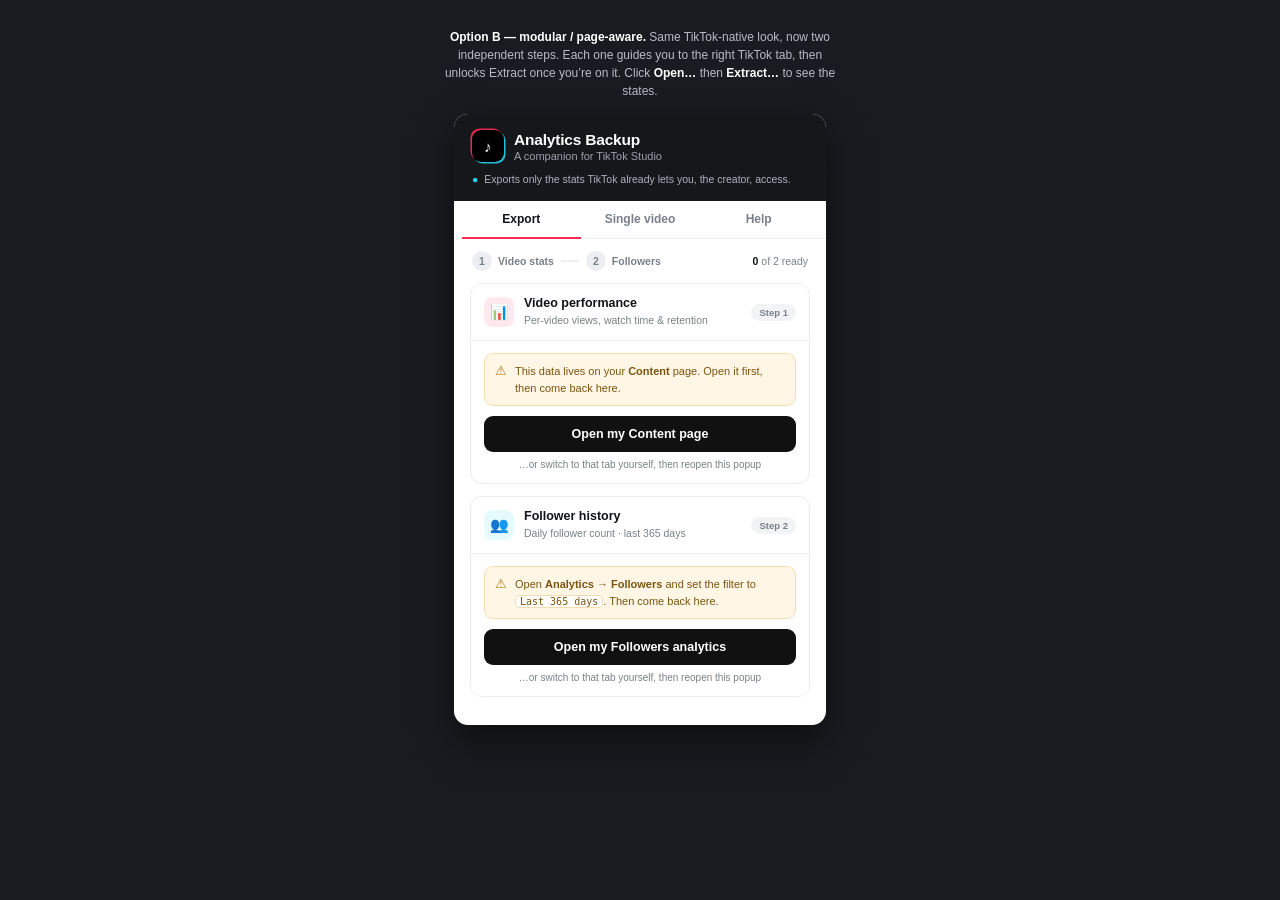
<file: tiktok-analytics-exporter/mockups/option-b-modular.html>
<!DOCTYPE html>
<html lang="en">
<head>
<meta charset="utf-8" />
<title>Mockup B (modular) — step-by-step, page-aware</title>
<style>
  :root{
    --card:#ffffff; --ink:#121417; --muted:#7a8089; --line:#ececef;
    --red:#fe2c55; --cyan:#20d5ec; --dark:#16171b; --ok:#10a554; --ok-soft:#e8f8ef;
    --amber:#b8791b; --amber-soft:#fff6e6; --amber-line:#f1ddb0;
  }
  *{box-sizing:border-box}
  body{margin:0;background:#1a1b20;font-family:-apple-system,BlinkMacSystemFont,"Segoe UI",Roboto,sans-serif;
    color:var(--ink);display:flex;flex-direction:column;align-items:center;padding:28px 12px;gap:14px}
  .frame-label{font-size:12px;color:#b9bcc4;max-width:400px;text-align:center;line-height:1.5}
  .frame-label b{color:#fff}
  .popup{width:372px;background:var(--card);border-radius:14px;overflow:hidden;box-shadow:0 16px 40px rgba(0,0,0,.5)}
  /* header */
  .head{background:var(--dark);padding:16px 18px}
  .brand{display:flex;align-items:center;gap:10px}
  .logo{width:32px;height:32px;border-radius:9px;position:relative;background:#000;display:grid;place-items:center}
  .logo b{color:#fff;font-size:15px;font-weight:800}
  .logo:after{content:"";position:absolute;inset:0;border-radius:9px;box-shadow:1.5px 1.5px 0 var(--cyan),-1.5px -1.5px 0 var(--red);opacity:.9}
  .brand h1{margin:0;font-size:15.5px;font-weight:700;color:#fff;letter-spacing:-.2px}
  .brand p{margin:1px 0 0;font-size:11px;color:#9aa0aa}
  .rights{margin:11px 0 0;font-size:10.5px;color:#aeb3bd;display:flex;gap:6px;align-items:center}
  .rights .dot{color:var(--cyan)}
  /* tabs */
  .tabs{display:flex;background:#fff;border-bottom:1px solid var(--line);padding:0 8px}
  .tab{flex:1;border:none;background:transparent;font:inherit;font-size:12px;color:var(--muted);
    padding:11px 4px;cursor:pointer;border-bottom:2px solid transparent;margin-bottom:-1px;font-weight:600}
  .tab.on{color:var(--ink);border-bottom-color:var(--red)}
  /* progress strip */
  .strip{display:flex;align-items:center;justify-content:space-between;padding:12px 18px 4px}
  .strip .dots{display:flex;align-items:center;gap:7px}
  .strip .d{display:flex;align-items:center;gap:6px}
  .strip .pip{width:20px;height:20px;border-radius:50%;background:#eceef1;color:var(--muted);
    display:grid;place-items:center;font-size:10.5px;font-weight:700}
  .strip .d.done .pip{background:var(--ok);color:#fff}
  .strip .d .t{font-size:10.5px;color:var(--muted);font-weight:600}
  .strip .d.done .t{color:var(--ink)}
  .strip .seg{width:18px;height:2px;background:#eceef1;border-radius:2px}
  .strip .count{font-size:10.5px;color:var(--muted)}
  .strip .count b{color:var(--ink)}
  .body{padding:8px 16px 16px}
  /* module card */
  .mod{border:1px solid var(--line);border-radius:12px;padding:0;margin-bottom:12px;overflow:hidden}
  .mod-h{display:flex;align-items:center;gap:10px;padding:12px 13px}
  .mod-h .em{width:30px;height:30px;border-radius:8px;display:grid;place-items:center;font-size:15px;flex:none}
  .mod.video .em{background:#ffe9ee;color:var(--red)}
  .mod.fol .em{background:#e6fbfe;color:#0fa9c4}
  .mod-h .tx{flex:1}
  .mod-h b{font-size:12.5px;font-weight:650;display:block}
  .mod-h small{font-size:10.5px;color:var(--muted)}
  .pill{font-size:9.5px;font-weight:700;padding:3px 8px;border-radius:999px;white-space:nowrap}
  .pill.todo{background:#f2f3f5;color:var(--muted)}
  .pill.ready{background:#e6fbfe;color:#0a8aa3}
  .pill.done{background:var(--ok-soft);color:var(--ok)}
  .mod-b{padding:0 13px 13px;border-top:1px solid var(--line)}
  .guide{display:flex;gap:8px;align-items:flex-start;background:var(--amber-soft);border:1px solid var(--amber-line);
    border-radius:9px;padding:9px 10px;margin:12px 0 10px}
  .guide .ic{color:var(--amber);font-size:13px;line-height:1.2}
  .guide p{margin:0;font-size:11px;color:#7c5410;line-height:1.5}
  .guide code{background:#fff;border:1px solid var(--amber-line);border-radius:4px;padding:0 4px;font-size:10px}
  .onpage{display:flex;gap:7px;align-items:center;background:var(--ok-soft);border:1px solid #c2ebd3;
    border-radius:9px;padding:8px 10px;margin:12px 0 10px;font-size:11px;color:#106b3a}
  .onpage .ic{color:var(--ok);font-weight:800}
  .btn{width:100%;border:none;font:inherit;font-weight:700;font-size:12.5px;padding:11px;border-radius:9px;cursor:pointer}
  .btn.open{background:#111;color:#fff}
  .btn.open:hover{background:#000}
  .btn.extract{background:var(--red);color:#fff}
  .btn.extract:hover{background:#e0254a}
  .btn.extract:disabled{background:#e7e8ea;color:#aab0b8;cursor:not-allowed}
  .ghost{background:#fff;border:1px solid var(--line);color:var(--muted)}
  .hintline{font-size:10px;color:var(--muted);text-align:center;margin-top:7px}
  /* range mini */
  .range{margin:0 0 10px}
  .rl{font-size:10.5px;color:var(--muted);margin-bottom:6px;font-weight:600}
  .dates{display:flex;gap:7px;margin-bottom:7px}
  .dates input{flex:1;font:inherit;font-size:11px;padding:7px;border:1px solid var(--line);border-radius:7px}
  .presets{display:flex;gap:5px;flex-wrap:wrap}
  .presets button{font:inherit;font-size:10px;padding:4px 9px;border:1px solid var(--line);background:#fff;border-radius:7px;color:var(--muted);cursor:pointer}
  .presets button.on{background:#111;border-color:#111;color:#fff}
  /* progress bar */
  .pbar{height:6px;background:#f0f1f3;border-radius:3px;overflow:hidden;margin:10px 0 6px}
  .pbar > i{display:block;height:100%;width:0;background:var(--red);transition:width .25s}
  .pmeta{font-size:10.5px;color:var(--muted);text-align:center}
  /* done file row */
  .filerow{display:flex;align-items:center;justify-content:space-between;border:1px solid #c2ebd3;
    background:var(--ok-soft);border-radius:9px;padding:10px 12px;margin-top:11px}
  .filerow .l{display:flex;align-items:center;gap:8px}
  .filerow b{font-size:11.5px}
  .filerow small{display:block;font-size:10px;color:#3f8c5f}
  .filerow .dl{font-size:11px;color:var(--ok);font-weight:700;cursor:pointer;background:none;border:none}
  /* finish */
  .finish{display:none;background:var(--dark);border-radius:12px;padding:14px;color:#fff;text-align:center}
  .finish.show{display:block}
  .finish .big{font-size:22px}
  .finish b{font-size:13px;display:block;margin:4px 0 3px}
  .finish p{margin:0;font-size:11px;color:#b9bcc4;line-height:1.5}
  .hide{display:none !important}
</style>
</head>
<body>
  <div class="frame-label"><b>Option B &mdash; modular / page-aware.</b> Same TikTok-native look, now two independent steps. Each one guides you to the right TikTok tab, then unlocks Extract once you&rsquo;re on it. Click <b>Open&hellip;</b> then <b>Extract&hellip;</b> to see the states.</div>

  <div class="popup">
    <div class="head">
      <div class="brand">
        <div class="logo"><b>&#9834;</b></div>
        <div>
          <h1>Analytics Backup</h1>
          <p>A companion for TikTok Studio</p>
        </div>
      </div>
      <div class="rights"><span class="dot">&#9679;</span> Exports only the stats TikTok already lets you, the creator, access.</div>
    </div>

    <div class="tabs">
      <button class="tab on">Export</button>
      <button class="tab">Single video</button>
      <button class="tab">Help</button>
    </div>

    <div class="strip">
      <div class="dots">
        <div class="d" id="dot1"><span class="pip">1</span><span class="t">Video stats</span></div>
        <span class="seg"></span>
        <div class="d" id="dot2"><span class="pip">2</span><span class="t">Followers</span></div>
      </div>
      <div class="count"><b id="cnt">0</b> of 2 ready</div>
    </div>

    <div class="body">

      <!-- MODULE 1: VIDEO PERFORMANCE -->
      <div class="mod video" id="mod1">
        <div class="mod-h">
          <div class="em">&#128202;</div>
          <div class="tx"><b>Video performance</b><small>Per-video views, watch time &amp; retention</small></div>
          <span class="pill todo" id="pill1">Step 1</span>
        </div>
        <div class="mod-b">
          <!-- idle -->
          <div id="m1-idle">
            <div class="guide">
              <span class="ic">&#9888;</span>
              <p>This data lives on your <b>Content</b> page. Open it first, then come back here.</p>
            </div>
            <button class="btn open" onclick="ready(1)">Open my Content page</button>
            <div class="hintline">&hellip;or switch to that tab yourself, then reopen this popup</div>
          </div>
          <!-- ready -->
          <div id="m1-ready" class="hide">
            <div class="onpage"><span class="ic">&#10003;</span> You&rsquo;re on the Content page &mdash; ready to extract.</div>
            <div class="range">
              <div class="rl">Date range</div>
              <div class="dates">
                <input type="date" value="2026-03-01" />
                <input type="date" value="2026-06-20" />
              </div>
              <div class="presets">
                <button>30d</button><button class="on">3 mo</button><button>1 yr</button><button>All</button>
              </div>
            </div>
            <button class="btn extract" onclick="extract(1)">Extract video stats</button>
          </div>
          <!-- running -->
          <div id="m1-run" class="hide">
            <div class="pbar"><i id="bar1"></i></div>
            <div class="pmeta" id="meta1">Reading video 18 of 47&hellip;</div>
          </div>
          <!-- done -->
          <div id="m1-done" class="hide">
            <div class="filerow">
              <span class="l"><span>&#128202;</span><span><b>video_performance.csv</b><small>47 videos &middot; Mar 1 &ndash; Jun 20</small></span></span>
              <button class="dl">&#8595; Save</button>
            </div>
          </div>
        </div>
      </div>

      <!-- MODULE 2: FOLLOWER HISTORY -->
      <div class="mod fol" id="mod2">
        <div class="mod-h">
          <div class="em">&#128101;</div>
          <div class="tx"><b>Follower history</b><small>Daily follower count &middot; last 365 days</small></div>
          <span class="pill todo" id="pill2">Step 2</span>
        </div>
        <div class="mod-b">
          <!-- idle -->
          <div id="m2-idle">
            <div class="guide">
              <span class="ic">&#9888;</span>
              <p>Open <b>Analytics &rarr; Followers</b> and set the filter to <code>Last 365 days</code>. Then come back here.</p>
            </div>
            <button class="btn open" onclick="ready(2)">Open my Followers analytics</button>
            <div class="hintline">&hellip;or switch to that tab yourself, then reopen this popup</div>
          </div>
          <!-- ready -->
          <div id="m2-ready" class="hide">
            <div class="onpage"><span class="ic">&#10003;</span> You&rsquo;re on the Followers page (365-day view) &mdash; ready to extract.</div>
            <button class="btn extract" onclick="extract(2)">Extract follower history</button>
          </div>
          <!-- running -->
          <div id="m2-run" class="hide">
            <div class="pbar"><i id="bar2"></i></div>
            <div class="pmeta" id="meta2">Reading daily follower counts&hellip;</div>
          </div>
          <!-- done -->
          <div id="m2-done" class="hide">
            <div class="filerow">
              <span class="l"><span>&#128101;</span><span><b>follower_history.csv</b><small>365 days</small></span></span>
              <button class="dl">&#8595; Save</button>
            </div>
          </div>
        </div>
      </div>

      <!-- FINISH -->
      <div class="finish" id="finish">
        <div class="big">&#127881;</div>
        <b>Both files are ready</b>
        <p>Saved on your computer &mdash; nothing was uploaded. Send <b>both</b> to your researcher whenever you choose.</p>
      </div>

    </div>
  </div>

<script>
  var doneCount = 0;
  function show(id){document.getElementById(id).classList.remove('hide');}
  function hide(id){document.getElementById(id).classList.add('hide');}

  function ready(n){
    hide('m'+n+'-idle'); show('m'+n+'-ready');
    var p=document.getElementById('pill'+n); p.className='pill ready'; p.textContent='On page';
  }
  function extract(n){
    hide('m'+n+'-ready'); show('m'+n+'-run');
    var bar=document.getElementById('bar'+n), w=0;
    var iv=setInterval(function(){
      w+=Math.random()*22; if(w>=100){w=100;clearInterval(iv);finishMod(n);}
      bar.style.width=w+'%';
    },140);
  }
  function finishMod(n){
    setTimeout(function(){
      hide('m'+n+'-run'); show('m'+n+'-done');
      var p=document.getElementById('pill'+n); p.className='pill done'; p.textContent='✓ Done';
      document.getElementById('dot'+n).classList.add('done');
      doneCount++; document.getElementById('cnt').textContent=doneCount;
      if(doneCount===2) document.getElementById('finish').classList.add('show');
    },220);
  }
</script>
</body>
</html>
</file>
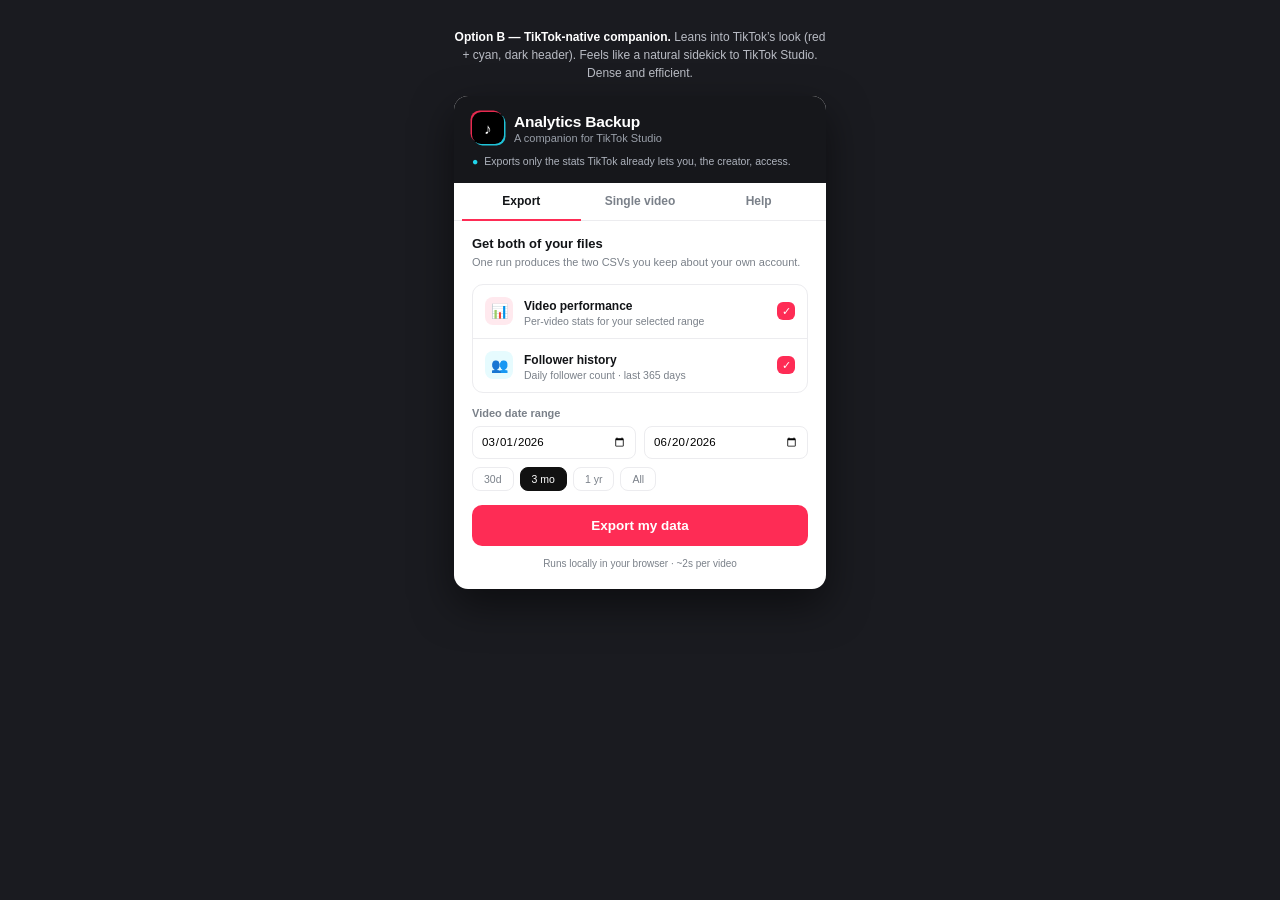
<file: tiktok-analytics-exporter/mockups/option-b-tiktok-native.html>
<!DOCTYPE html>
<html lang="en">
<head>
<meta charset="utf-8" />
<title>Mockup B — TikTok-native companion</title>
<style>
  :root{
    --bg:#0e0e12; --card:#ffffff; --ink:#121417; --muted:#7a8089;
    --line:#ececef; --red:#fe2c55; --cyan:#20d5ec; --dark:#16171b; --ok:#10a554;
  }
  *{box-sizing:border-box}
  body{margin:0;background:#1a1b20;font-family:-apple-system,BlinkMacSystemFont,"Segoe UI",Roboto,sans-serif;
    color:var(--ink);display:flex;flex-direction:column;align-items:center;padding:28px 12px;gap:14px}
  .frame-label{font-size:12px;color:#b9bcc4;max-width:380px;text-align:center;line-height:1.5}
  .frame-label b{color:#fff}
  .popup{width:372px;background:var(--card);border-radius:14px;overflow:hidden;
    box-shadow:0 16px 40px rgba(0,0,0,.5)}
  /* header dark */
  .head{background:var(--dark);padding:16px 18px}
  .brand{display:flex;align-items:center;gap:10px}
  .logo{width:32px;height:32px;border-radius:9px;position:relative;background:#000;display:grid;place-items:center}
  .logo b{color:#fff;font-size:15px;font-weight:800}
  .logo:after{content:"";position:absolute;inset:0;border-radius:9px;
    box-shadow:1.5px 1.5px 0 var(--cyan),-1.5px -1.5px 0 var(--red);opacity:.9;z-index:-0}
  .brand h1{margin:0;font-size:15.5px;font-weight:700;color:#fff;letter-spacing:-.2px}
  .brand p{margin:1px 0 0;font-size:11px;color:#9aa0aa}
  .rights{margin:11px 0 0;font-size:10.5px;color:#aeb3bd;display:flex;gap:6px;align-items:center}
  .rights .dot{color:var(--cyan)}
  /* tabs underline */
  .tabs{display:flex;background:#fff;border-bottom:1px solid var(--line);padding:0 8px}
  .tab{flex:1;border:none;background:transparent;font:inherit;font-size:12px;color:var(--muted);
    padding:11px 4px;cursor:pointer;border-bottom:2px solid transparent;margin-bottom:-1px;font-weight:600}
  .tab.on{color:var(--ink);border-bottom-color:var(--red)}
  .body{padding:15px 18px 18px}
  .lead{font-size:13px;font-weight:700;margin:0 0 3px}
  .sub{font-size:11px;color:var(--muted);margin:0 0 13px;line-height:1.5}
  /* deliverable rows */
  .rows{border:1px solid var(--line);border-radius:11px;overflow:hidden;margin-bottom:14px}
  .row{display:flex;align-items:center;gap:11px;padding:11px 12px;border-bottom:1px solid var(--line)}
  .row:last-child{border-bottom:none}
  .row .em{width:28px;height:28px;border-radius:8px;display:grid;place-items:center;font-size:14px;flex:none}
  .row.v .em{background:#ffe9ee;color:var(--red)}
  .row.f .em{background:#e6fbfe;color:#0fa9c4}
  .row .tx{flex:1}
  .row b{font-size:12px;font-weight:650}
  .row small{display:block;font-size:10.5px;color:var(--muted);margin-top:1px}
  .chk{width:18px;height:18px;border-radius:6px;background:var(--red);color:#fff;display:grid;place-items:center;font-size:11px;flex:none}
  /* range compact */
  .range{margin-bottom:14px}
  .rl{font-size:11px;color:var(--muted);margin-bottom:7px;font-weight:600}
  .dates{display:flex;gap:8px;margin-bottom:8px}
  .dates input{flex:1;font:inherit;font-size:11.5px;padding:8px;border:1px solid var(--line);border-radius:8px}
  .presets{display:flex;gap:6px;flex-wrap:wrap}
  .presets button{font:inherit;font-size:10.5px;padding:5px 11px;border:1px solid var(--line);
    background:#fff;border-radius:8px;color:var(--muted);cursor:pointer}
  .presets button.on{background:#111;border-color:#111;color:#fff}
  .cta{width:100%;border:none;background:var(--red);color:#fff;font:inherit;font-weight:700;font-size:13.5px;
    padding:13px;border-radius:10px;cursor:pointer}
  .cta:hover{background:#e0254a}
  .foot{font-size:10px;color:var(--muted);text-align:center;margin-top:10px;line-height:1.5}
  /* progress demo */
  .form.hide{display:none}
  .result{display:none}.result.show{display:block}
  .done{display:flex;gap:9px;align-items:center;background:#e8f8ef;border:1px solid #c2ebd3;
    border-radius:10px;padding:10px 12px;margin-bottom:12px}
  .done .ic{color:var(--ok);font-size:15px}
  .done p{margin:0;font-size:11.5px;color:#106b3a;line-height:1.4}
  .dl{display:flex;flex-direction:column;gap:9px;margin-bottom:12px}
  .dlbtn{display:flex;align-items:center;justify-content:space-between;border:1px solid var(--line);
    border-radius:10px;padding:11px 13px;cursor:pointer;font:inherit;background:#fff}
  .dlbtn:hover{border-color:var(--red)}
  .dlbtn .l{display:flex;align-items:center;gap:9px}
  .dlbtn b{font-size:12px}.dlbtn small{display:block;color:var(--muted);font-size:10px;font-weight:400}
  .dlbtn .arr{color:var(--red);font-weight:700}
  .note{font-size:10.5px;color:var(--muted);text-align:center;line-height:1.5}
</style>
</head>
<body>
  <div class="frame-label"><b>Option B — TikTok-native companion.</b> Leans into TikTok&rsquo;s look (red + cyan, dark header). Feels like a natural sidekick to TikTok Studio. Dense and efficient.</div>

  <div class="popup">
    <div class="head">
      <div class="brand">
        <div class="logo"><b>&#9834;</b></div>
        <div>
          <h1>Analytics Backup</h1>
          <p>A companion for TikTok Studio</p>
        </div>
      </div>
      <div class="rights"><span class="dot">&#9679;</span> Exports only the stats TikTok already lets you, the creator, access.</div>
    </div>

    <div class="tabs">
      <button class="tab on">Export</button>
      <button class="tab">Single video</button>
      <button class="tab">Help</button>
    </div>

    <div class="body">
      <div class="form" id="formB">
        <div class="lead">Get both of your files</div>
        <p class="sub">One run produces the two CSVs you keep about your own account.</p>

        <div class="rows">
          <div class="row v">
            <div class="em">&#128202;</div>
            <div class="tx"><b>Video performance</b><small>Per-video stats for your selected range</small></div>
            <div class="chk">&#10003;</div>
          </div>
          <div class="row f">
            <div class="em">&#128101;</div>
            <div class="tx"><b>Follower history</b><small>Daily follower count &middot; last 365 days</small></div>
            <div class="chk">&#10003;</div>
          </div>
        </div>

        <div class="range">
          <div class="rl">Video date range</div>
          <div class="dates">
            <input type="date" value="2026-03-01" />
            <input type="date" value="2026-06-20" />
          </div>
          <div class="presets">
            <button>30d</button>
            <button class="on">3 mo</button>
            <button>1 yr</button>
            <button>All</button>
          </div>
        </div>

        <button class="cta" onclick="document.getElementById('formB').classList.add('hide');document.getElementById('resB').classList.add('show')">Export my data</button>
        <div class="foot">Runs locally in your browser &middot; ~2s per video</div>
      </div>

      <div class="result" id="resB">
        <div class="done"><span class="ic">&#10003;</span><p><b>Export complete.</b> Saved to your Downloads &mdash; nothing left your device.</p></div>
        <div class="dl">
          <button class="dlbtn"><span class="l"><span>&#128202;</span><span><b>video_performance.csv</b><small>47 rows</small></span></span><span class="arr">&#8595;</span></button>
          <button class="dlbtn"><span class="l"><span>&#128101;</span><span><b>follower_history.csv</b><small>365 rows</small></span></span><span class="arr">&#8595;</span></button>
        </div>
        <div class="note">Send both files to your researcher whenever you&rsquo;re ready.</div>
      </div>
    </div>
  </div>
</body>
</html>
</file>
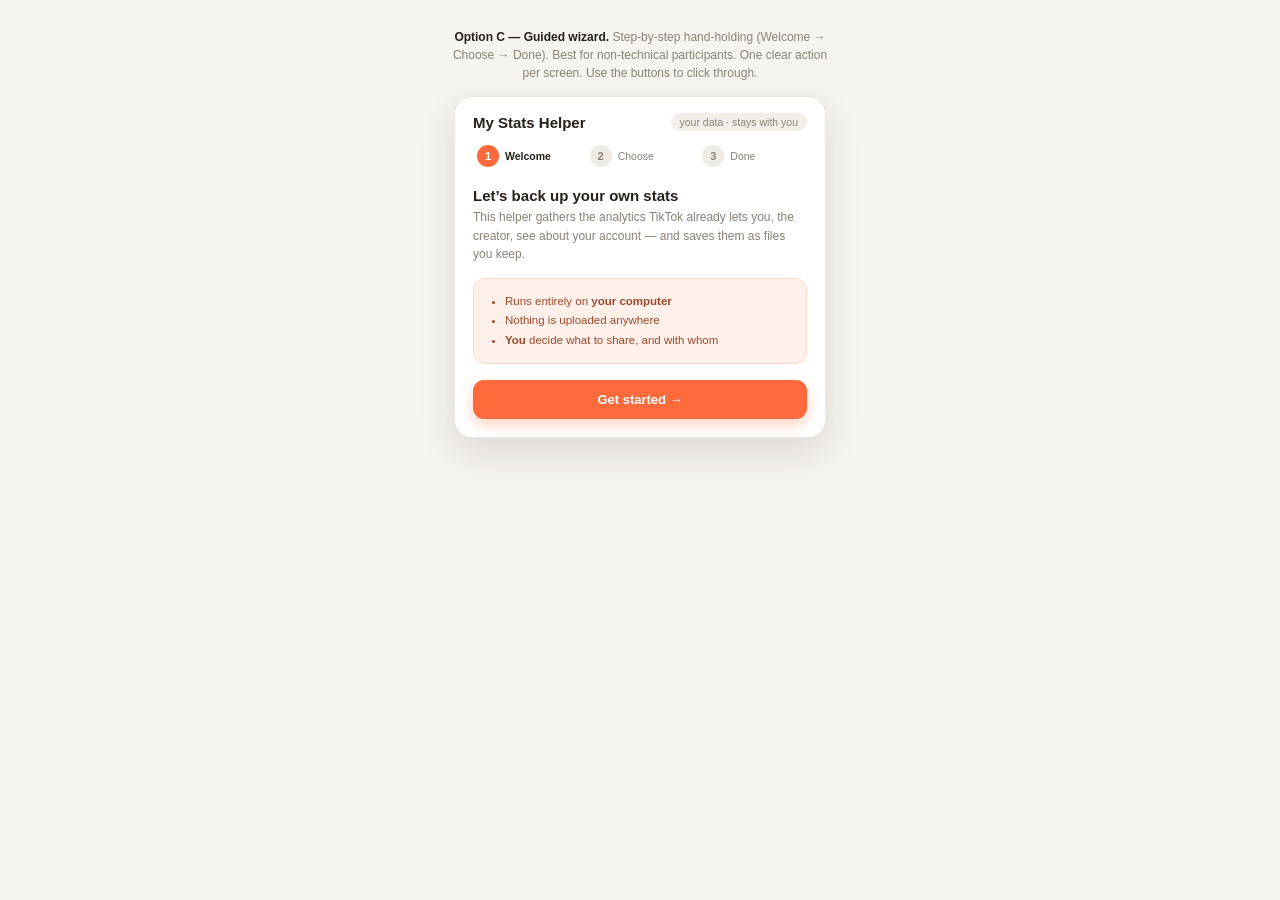
<file: tiktok-analytics-exporter/mockups/option-c-guided-wizard.html>
<!DOCTYPE html>
<html lang="en">
<head>
<meta charset="utf-8" />
<title>Mockup C — Guided wizard</title>
<style>
  :root{
    --bg:#f6f4ef; --card:#ffffff; --ink:#262019; --muted:#8a8175;
    --line:#ece7df; --accent:#ff6a3d; --accent-soft:#fff0ea; --green:#1c9b63; --green-soft:#e9f7ef;
  }
  *{box-sizing:border-box}
  body{margin:0;background:var(--bg);font-family:-apple-system,BlinkMacSystemFont,"Segoe UI",Roboto,sans-serif;
    color:var(--ink);display:flex;flex-direction:column;align-items:center;padding:28px 12px;gap:14px}
  .frame-label{font-size:12px;color:var(--muted);max-width:380px;text-align:center;line-height:1.5}
  .frame-label b{color:var(--ink)}
  .popup{width:372px;background:var(--card);border:1px solid var(--line);border-radius:18px;overflow:hidden;
    box-shadow:0 14px 36px rgba(38,32,25,.12)}
  .head{padding:16px 18px 0}
  .brand{display:flex;align-items:center;justify-content:space-between}
  .brand h1{margin:0;font-size:15px;font-weight:700}
  .brand .me{font-size:10.5px;color:var(--muted);background:#f3efe8;padding:3px 9px;border-radius:999px}
  /* stepper */
  .steps{display:flex;align-items:center;gap:6px;padding:14px 4px 6px}
  .step{display:flex;align-items:center;gap:6px;flex:1}
  .step .num{width:22px;height:22px;border-radius:50%;background:#efeae2;color:var(--muted);
    display:grid;place-items:center;font-size:11px;font-weight:700;flex:none}
  .step .lbl{font-size:10.5px;color:var(--muted);white-space:nowrap}
  .step.on .num{background:var(--accent);color:#fff}
  .step.on .lbl{color:var(--ink);font-weight:600}
  .step.done .num{background:var(--green);color:#fff}
  .step .line{height:2px;background:#efeae2;flex:1;border-radius:2px}
  .body{padding:8px 18px 18px}
  .panel{display:none}.panel.on{display:block}
  .title{font-size:15px;font-weight:700;margin:6px 0 4px}
  .desc{font-size:12px;color:var(--muted);line-height:1.55;margin:0 0 14px}
  /* step1 reassurance */
  .reassure{background:var(--accent-soft);border:1px solid #ffd9cb;border-radius:12px;padding:13px;margin-bottom:14px}
  .reassure ul{margin:0;padding-left:18px}
  .reassure li{font-size:11.5px;color:#9a4a2c;line-height:1.7}
  /* deliverable cards step2 */
  .cards{display:flex;flex-direction:column;gap:10px;margin-bottom:14px}
  .dcard{display:flex;gap:11px;align-items:flex-start;border:1px solid var(--line);border-radius:13px;padding:12px;background:#fffdfa}
  .dcard .em{width:30px;height:30px;border-radius:9px;display:grid;place-items:center;font-size:15px;flex:none}
  .dcard.v .em{background:#fff0ea;color:var(--accent)}
  .dcard.f .em{background:#eaf6ff;color:#2b7fd9}
  .dcard h3{margin:0;font-size:12.5px;font-weight:650}
  .dcard p{margin:2px 0 0;font-size:11px;color:var(--muted);line-height:1.45}
  .range{margin-bottom:6px}
  .rl{font-size:11px;color:var(--muted);margin-bottom:7px;font-weight:600}
  .dates{display:flex;gap:8px;margin-bottom:8px}
  .dates input{flex:1;font:inherit;font-size:11.5px;padding:8px;border:1px solid var(--line);border-radius:9px}
  .presets{display:flex;gap:6px;flex-wrap:wrap}
  .presets button{font:inherit;font-size:10.5px;padding:5px 11px;border:1px solid var(--line);background:#fff;border-radius:999px;color:var(--muted);cursor:pointer}
  .presets button.on{background:var(--accent);border-color:var(--accent);color:#fff}
  /* nav buttons */
  .nav{display:flex;gap:9px;margin-top:16px}
  .cta{flex:1;border:none;background:var(--accent);color:#fff;font:inherit;font-weight:700;font-size:13px;
    padding:12px;border-radius:11px;cursor:pointer;box-shadow:0 6px 14px rgba(255,106,61,.3)}
  .cta:hover{background:#f1592e}
  .back{border:1px solid var(--line);background:#fff;color:var(--muted);font:inherit;font-size:12px;
    padding:12px 16px;border-radius:11px;cursor:pointer}
  /* step3 done */
  .done-hero{text-align:center;padding:6px 0 4px}
  .done-hero .big{width:54px;height:54px;border-radius:50%;background:var(--green-soft);color:var(--green);
    display:grid;place-items:center;font-size:26px;margin:0 auto 10px}
  .dl{display:flex;flex-direction:column;gap:9px;margin:14px 0 12px}
  .dlbtn{display:flex;align-items:center;justify-content:space-between;border:1px solid var(--line);border-radius:11px;
    padding:11px 13px;cursor:pointer;font:inherit;background:#fff}
  .dlbtn:hover{border-color:var(--accent)}
  .dlbtn .l{display:flex;align-items:center;gap:9px}
  .dlbtn b{font-size:12px}.dlbtn small{display:block;color:var(--muted);font-size:10px;font-weight:400}
  .dlbtn .arr{color:var(--accent);font-weight:700}
  .sendnote{background:#f3efe8;border-radius:11px;padding:11px 13px;font-size:11px;color:#5f574b;line-height:1.5;text-align:center}
</style>
</head>
<body>
  <div class="frame-label"><b>Option C — Guided wizard.</b> Step-by-step hand-holding (Welcome &rarr; Choose &rarr; Done). Best for non-technical participants. One clear action per screen. Use the buttons to click through.</div>

  <div class="popup">
    <div class="head">
      <div class="brand">
        <h1>My Stats Helper</h1>
        <span class="me">your data &middot; stays with you</span>
      </div>
      <div class="steps">
        <div class="step on" id="s1"><span class="num">1</span><span class="lbl">Welcome</span></div>
        <span class="line"></span>
        <div class="step" id="s2"><span class="num">2</span><span class="lbl">Choose</span></div>
        <span class="line"></span>
        <div class="step" id="s3"><span class="num">3</span><span class="lbl">Done</span></div>
      </div>
    </div>

    <div class="body">
      <!-- STEP 1 -->
      <div class="panel on" id="p1">
        <div class="title">Let&rsquo;s back up your own stats</div>
        <p class="desc">This helper gathers the analytics TikTok already lets you, the creator, see about your account &mdash; and saves them as files you keep.</p>
        <div class="reassure">
          <ul>
            <li>Runs entirely on <b>your computer</b></li>
            <li>Nothing is uploaded anywhere</li>
            <li><b>You</b> decide what to share, and with whom</li>
          </ul>
        </div>
        <div class="nav">
          <button class="cta" onclick="go(2)">Get started &rarr;</button>
        </div>
      </div>

      <!-- STEP 2 -->
      <div class="panel" id="p2">
        <div class="title">Two files, one click</div>
        <p class="desc">We&rsquo;ll prepare both at once.</p>
        <div class="cards">
          <div class="dcard v">
            <div class="em">&#128202;</div>
            <div><h3>Video performance</h3><p>Views, watch time &amp; retention per video, for the range you pick.</p></div>
          </div>
          <div class="dcard f">
            <div class="em">&#128101;</div>
            <div><h3>Follower history</h3><p>Your daily follower count over the last 365 days.</p></div>
          </div>
        </div>
        <div class="range">
          <div class="rl">Which video dates?</div>
          <div class="dates">
            <input type="date" value="2026-03-01" />
            <input type="date" value="2026-06-20" />
          </div>
          <div class="presets">
            <button>30 days</button>
            <button class="on">3 months</button>
            <button>1 year</button>
            <button>All</button>
          </div>
        </div>
        <div class="nav">
          <button class="back" onclick="go(1)">Back</button>
          <button class="cta" onclick="go(3)">Prepare my files</button>
        </div>
      </div>

      <!-- STEP 3 -->
      <div class="panel" id="p3">
        <div class="done-hero">
          <div class="big">&#10003;</div>
          <div class="title">All done!</div>
          <p class="desc">Both files are saved on your computer.</p>
        </div>
        <div class="dl">
          <button class="dlbtn"><span class="l"><span>&#128202;</span><span><b>video_performance.csv</b><small>47 videos</small></span></span><span class="arr">&#8595;</span></button>
          <button class="dlbtn"><span class="l"><span>&#128101;</span><span><b>follower_history.csv</b><small>365 days</small></span></span><span class="arr">&#8595;</span></button>
        </div>
        <div class="sendnote">When you&rsquo;re ready, send <b>both files</b> to your researcher. Sharing is your choice &mdash; thank you for helping the study!</div>
      </div>
    </div>
  </div>

<script>
  function go(n){
    for(var i=1;i<=3;i++){
      document.getElementById('p'+i).classList.toggle('on', i===n);
      var s=document.getElementById('s'+i);
      s.classList.toggle('on', i===n);
      s.classList.toggle('done', i<n);
    }
  }
</script>
</body>
</html>
</file>
<file: tiktok-analytics-exporter/popup.css>
:root{
  --card:#ffffff; --ink:#121417; --muted:#7a8089; --line:#ececef; --line2:#f3f4f6;
  --red:#fe2c55; --cyan:#20d5ec; --dark:#16171b; --ok:#10a554; --ok-soft:#e8f8ef;
  --amber:#b8791b; --amber-soft:#fff6e6; --amber-line:#f1ddb0;
  --err:#b00020; --err-soft:#fdecef; --err-line:#f3a3a3;
}
*{box-sizing:border-box}
body{margin:0;font-family:-apple-system,BlinkMacSystemFont,"Segoe UI",Roboto,sans-serif;
  color:var(--ink);width:372px;background:var(--card)}
svg{display:block}
.popup{width:372px;background:var(--card);overflow:hidden}
.head{background:var(--dark);padding:16px 18px}
.brand{display:flex;align-items:center;gap:10px}
.logo{width:32px;height:32px;border-radius:9px;position:relative;background:#000;display:grid;place-items:center;color:#fff}
.logo:after{content:"";position:absolute;inset:0;border-radius:9px;box-shadow:1.5px 1.5px 0 var(--cyan),-1.5px -1.5px 0 var(--red);opacity:.9}
.brand h1{margin:0;font-size:15.5px;font-weight:700;color:#fff;letter-spacing:-.2px}
.brand p{margin:1px 0 0;font-size:11px;color:#9aa0aa}
.rights{margin:11px 0 0;font-size:10.5px;color:#aeb3bd;display:flex;gap:7px;align-items:center}
.rights .sh{color:var(--cyan);flex:none}
.tabs{display:flex;background:#fff;border-bottom:1px solid var(--line);padding:0 8px}
.tab{flex:1;border:none;background:transparent;font:inherit;font-size:12px;color:var(--muted);
  padding:11px 4px;cursor:pointer;border-bottom:2px solid transparent;margin-bottom:-1px;font-weight:600}
.tab.on{color:var(--ink);border-bottom-color:var(--red)}
.tab.hidden{display:none}
.panel{display:none}.panel.on{display:block}
.strip{display:flex;align-items:center;justify-content:space-between;padding:12px 18px 4px}
.strip .dots{display:flex;align-items:center;gap:7px}
.strip .d{display:flex;align-items:center;gap:6px}
.strip .pip{width:20px;height:20px;border-radius:50%;background:#eceef1;color:var(--muted);
  display:grid;place-items:center;font-size:10.5px;font-weight:700}
.strip .d.done .pip{background:var(--ok);color:#fff}
.strip .d .t{font-size:10.5px;color:var(--muted);font-weight:600}
.strip .d.done .t{color:var(--ink)}
.strip .seg{width:18px;height:2px;background:#eceef1;border-radius:2px}
.strip .count{font-size:10.5px;color:var(--muted)}
.strip .count b{color:var(--ink)}
.body{padding:8px 16px 16px}
.mod{border:1px solid var(--line);border-radius:12px;margin-bottom:12px;overflow:hidden}
.mod-h{display:flex;align-items:center;gap:10px;padding:12px 13px}
.mod-h .em{width:30px;height:30px;border-radius:8px;display:grid;place-items:center;flex:none}
.mod.video .em{background:#ffe9ee;color:var(--red)}
.mod.fol .em{background:#e6fbfe;color:#0a9cb8}
.mod-h .tx{flex:1}
.mod-h b{font-size:12.5px;font-weight:650;display:block}
.mod-h small{font-size:10.5px;color:var(--muted)}
.pill{font-size:9.5px;font-weight:700;padding:3px 8px;border-radius:999px;white-space:nowrap;display:flex;align-items:center;gap:3px}
.pill.todo{background:#f2f3f5;color:var(--muted)}
.pill.ready{background:#e6fbfe;color:#0a8aa3}
.pill.done{background:var(--ok-soft);color:var(--ok)}
.mod-b{padding:0 13px 13px;border-top:1px solid var(--line)}
.guide{display:flex;gap:8px;align-items:flex-start;background:var(--amber-soft);border:1px solid var(--amber-line);
  border-radius:9px;padding:9px 10px;margin:12px 0 10px}
.guide .ic{color:var(--amber);flex:none;margin-top:1px}
.guide p{margin:0;font-size:11px;color:#7c5410;line-height:1.5}
.guide code{background:#fff;border:1px solid var(--amber-line);border-radius:4px;padding:0 4px;font-size:10px}
.onpage{display:flex;gap:7px;align-items:center;background:var(--ok-soft);border:1px solid #c2ebd3;
  border-radius:9px;padding:8px 10px;margin:12px 0 10px;font-size:11px;color:#106b3a}
.onpage .ic{color:var(--ok);flex:none}
.btn{width:100%;border:none;font:inherit;font-weight:700;font-size:12.5px;padding:11px;border-radius:9px;cursor:pointer;
  display:flex;align-items:center;justify-content:center;gap:7px}
.btn.open{background:#111;color:#fff}
.btn.open:hover{background:#000}
.btn.extract{background:var(--red);color:#fff}
.btn.extract:hover{background:#e0254a}
.btn.ghost{background:#fff;border:1px solid var(--line);color:var(--muted);margin-top:8px}
.btn.ghost:hover{border-color:#bbb;color:var(--ink)}
.btn:disabled{opacity:.55;cursor:not-allowed}
.hintline{font-size:10px;color:var(--muted);text-align:center;margin-top:7px}
.range{margin:0 0 10px}
.rl{font-size:10.5px;color:var(--muted);margin-bottom:6px;font-weight:600}
.dates{display:flex;gap:7px;margin-bottom:7px}
.dates input{flex:1;font:inherit;font-size:11px;padding:7px;border:1px solid var(--line);border-radius:7px}
.presets{display:flex;gap:5px;flex-wrap:wrap}
.presets button{font:inherit;font-size:10px;padding:4px 9px;border:1px solid var(--line);background:#fff;border-radius:7px;color:var(--muted);cursor:pointer}
.presets button.on{background:#111;border-color:#111;color:#fff}
.pbar{height:6px;background:#f0f1f3;border-radius:3px;overflow:hidden;margin:10px 0 6px}
.pbar > i{display:block;height:100%;width:0;background:var(--red);transition:width .25s}
.pmeta{font-size:10.5px;color:var(--muted);text-align:center}
.filerow{display:flex;align-items:center;justify-content:space-between;border:1px solid #c2ebd3;
  background:var(--ok-soft);border-radius:9px;padding:10px 12px;margin-top:11px}
.filerow .l{display:flex;align-items:center;gap:9px}
.filerow .em2{color:var(--ok);flex:none}
.filerow b{font-size:11.5px}
.filerow small{display:block;font-size:10px;color:#3f8c5f}
.filerow .dl{font-size:11px;color:var(--ok);font-weight:700;cursor:pointer;background:none;border:none;display:flex;align-items:center;gap:4px}
.errbox{background:var(--err-soft);border:1px solid var(--err-line);color:var(--err);
  border-radius:9px;padding:9px 11px;margin-top:10px;font-size:11px;line-height:1.45}
details{margin-top:9px;font-size:11px}
summary{cursor:pointer;color:var(--muted)}
#m1-skipped{margin:6px 0 0;padding-left:18px;max-height:100px;overflow:auto}
.finish{display:none;background:var(--dark);border-radius:12px;padding:15px 14px;color:#fff;text-align:center}
.finish.show{display:block}
.finish .ic{color:var(--cyan);margin:0 auto 6px}
.finish b{font-size:13px;display:block;margin:0 0 3px}
.finish p{margin:0;font-size:11px;color:#b9bcc4;line-height:1.5}
.hide{display:none !important}

/* Help tab */
.help{padding:6px 0 2px}
.acc{border:1px solid var(--line);border-radius:11px;margin-bottom:9px;overflow:hidden}
.acc summary{list-style:none;cursor:pointer;display:flex;align-items:center;gap:10px;padding:12px 13px}
.acc summary::-webkit-details-marker{display:none}
.acc .si{width:28px;height:28px;border-radius:8px;background:var(--line2);display:grid;place-items:center;color:#4b515a;flex:none}
.acc .st{flex:1;font-size:12.5px;font-weight:650;color:var(--ink)}
.acc .chev{color:var(--muted);transition:transform .18s}
.acc[open] .chev{transform:rotate(90deg)}
.acc .ac-body{padding:0 13px 13px 51px}
.acc .ac-body p{margin:0 0 8px;font-size:11.5px;color:#4d535b;line-height:1.6}
.acc .ac-body p:last-child{margin-bottom:0}
.acc .ac-body b{color:var(--ink)}
.lnk{display:inline-flex;align-items:center;gap:5px;font-size:11.5px;font-weight:650;color:var(--red);
  text-decoration:none;margin-top:2px}
.lnk.cyan{color:#0a9cb8}
.kv{font-size:11px;color:#4d535b;margin:2px 0}
.kv b{color:var(--ink)}
.help-foot{text-align:center;font-size:10px;color:var(--muted);margin-top:6px;cursor:default;user-select:none}

/* Debug tab */
.debug-meta{display:flex;gap:10px;margin:0 0 8px;color:var(--muted);font-size:11px}
.debug-meta strong{color:var(--ink)}
.debug-actions{display:flex;gap:6px;margin-bottom:8px}
.debug-actions input{flex:1;font:inherit;font-size:11px;padding:5px 7px;border:1px solid var(--line);border-radius:6px}
.debug-actions .ghost{font-size:11px;padding:5px 9px;background:#fff;border:1px solid var(--line);color:var(--muted);
  border-radius:6px;cursor:pointer;flex:none}
#dbg-urls{list-style:none;margin:0;padding:0;max-height:200px;overflow-y:auto;border:1px solid var(--line);border-radius:7px;font-size:10px}
#dbg-urls li{padding:4px 7px;border-bottom:1px solid var(--line);word-break:break-all;font-family:ui-monospace,Menlo,monospace}
#dbg-urls li:last-child{border-bottom:none}
#dbg-urls li.match-list{background:var(--ok-soft)}
#dbg-urls .badge{margin-right:4px;padding:0 4px;background:var(--line2);border-radius:2px;color:var(--muted)}
#dbg-sample{max-height:220px;overflow:auto;font-size:10px;font-family:ui-monospace,Menlo,monospace;background:var(--line2);padding:6px;border-radius:6px;white-space:pre-wrap}
</file>
